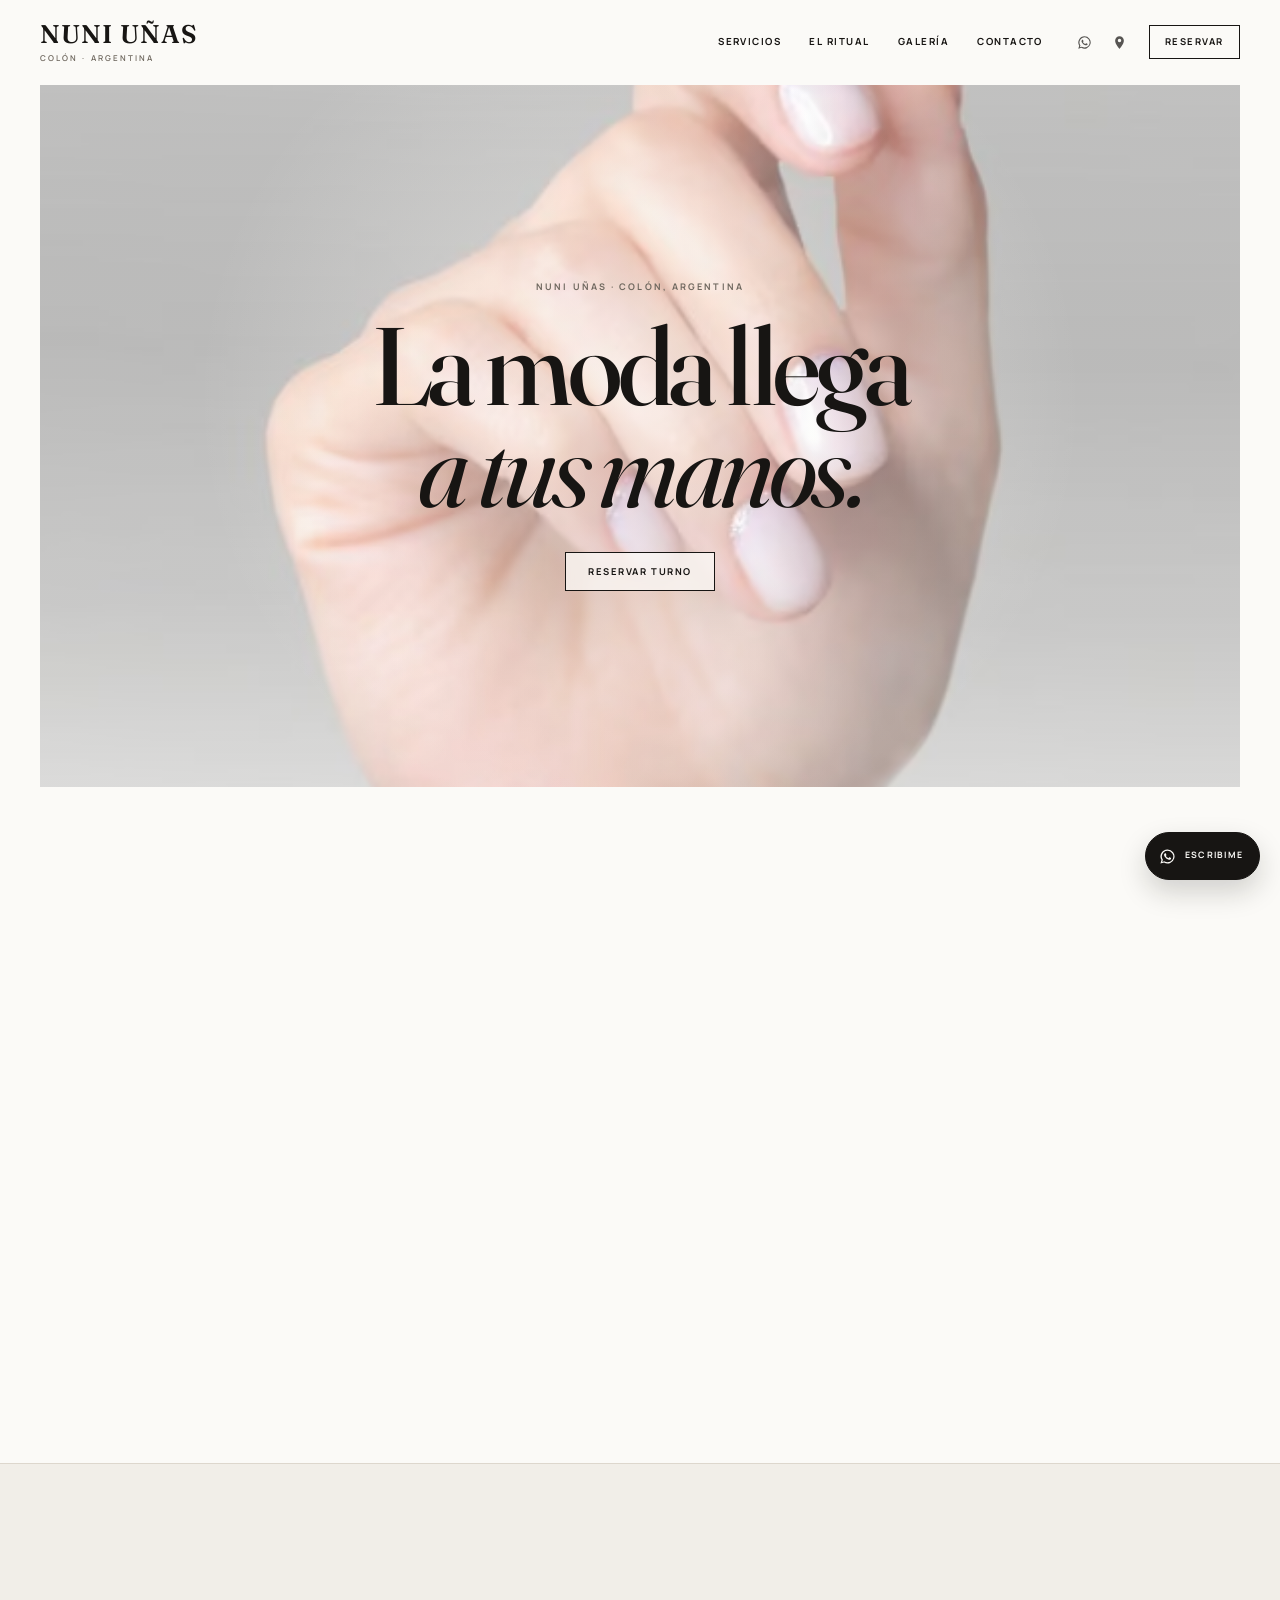
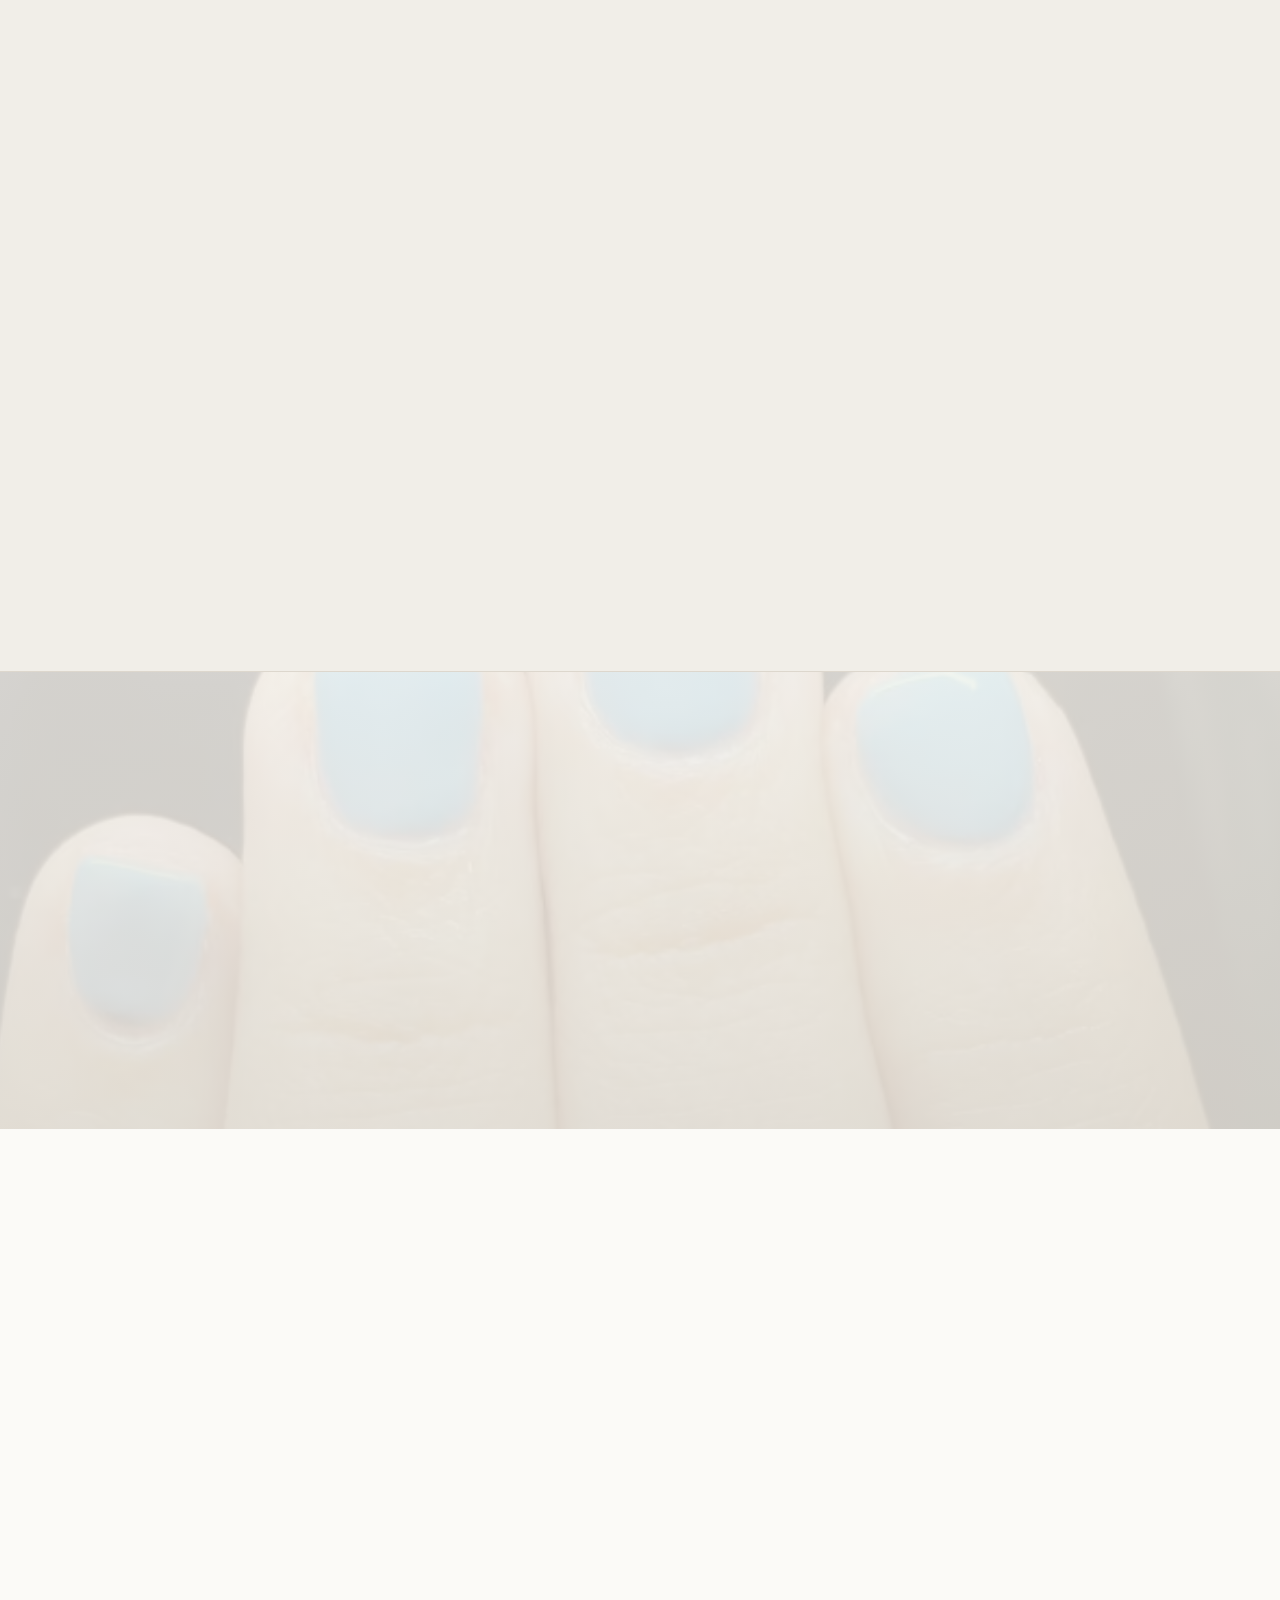
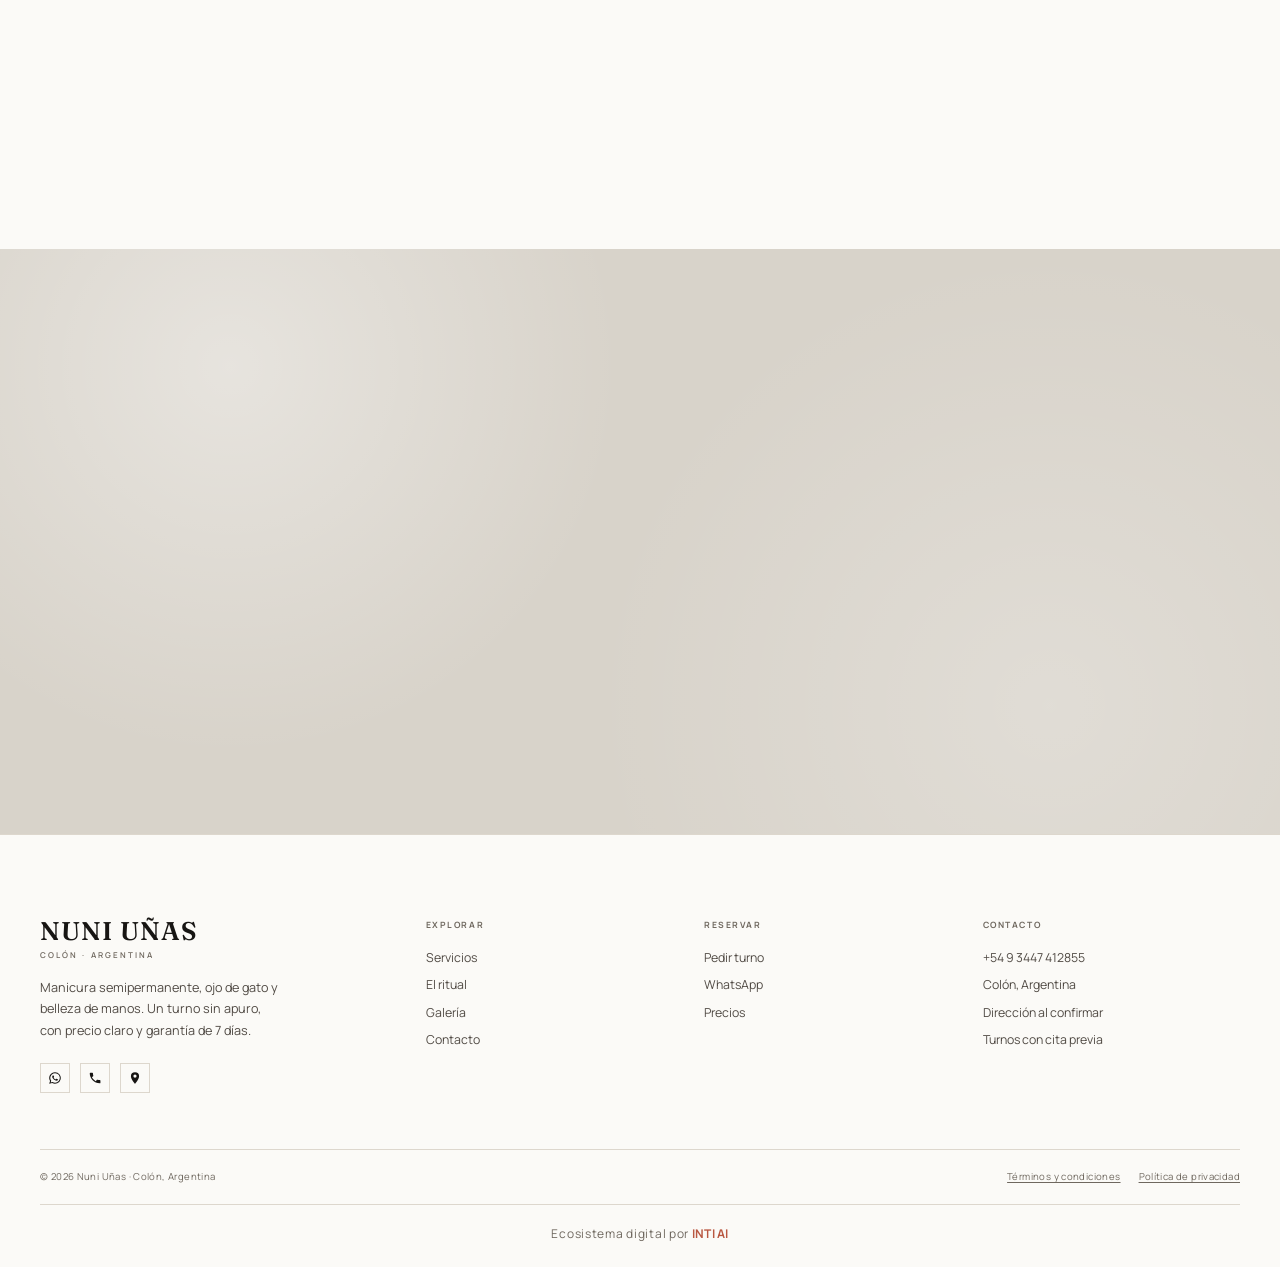
<file: index.html>
<!DOCTYPE html>
<html lang="es-AR">
<head>
  <meta charset="utf-8">
  <meta name="viewport" content="width=device-width, initial-scale=1">
  <meta http-equiv="Content-Security-Policy" content="default-src 'self'; base-uri 'self'; object-src 'none'; img-src 'self' data:; font-src 'self'; style-src 'self'; script-src 'self' 'sha256-ShpFr4uImbDYbECieSurzFQyT+eqCnVjNZGl/XBUS48=' 'sha256-AJW8OvNoBIfO+CHhiufjJ6/5u7IO6fqGpVut6o39/BM='; form-action 'self'">
  <meta name="referrer" content="strict-origin-when-cross-origin">
  <title>Nuni Uñas · Manicura semipermanente en Colón, Argentina</title>
  <meta name="description" content="Manicura semipermanente en Colón, Argentina. Nude, ojo de gato y colores de temporada. Semipermanente $20.000, ojo de gato $30.000. Reservá por WhatsApp.">
  <meta name="theme-color" content="#FBFaf7">
  <meta property="og:title" content="Nuni Uñas · Manicura semipermanente en Colón">
  <meta property="og:description" content="La moda llega a tus manos. Nude, ojo de gato y colores de temporada. Precios claros, garantía de 7 días y turnos por WhatsApp.">
  <meta property="og:type" content="website">
  <meta property="og:locale" content="es_AR">
  <meta property="og:site_name" content="Nuni Uñas">
  <meta property="og:url" content="https://nuniunas.pages.dev/">
  <meta property="og:image" content="https://nuniunas.pages.dev/imagenes/optimized/ritual-pies.jpg">
  <meta property="og:image:width" content="1200">
  <meta property="og:image:height" content="900">
  <meta property="og:image:alt" content="Manicura y belleza de pies de Nuni Uñas en Colón, Argentina">
  <meta name="twitter:card" content="summary_large_image">
  <meta name="twitter:title" content="Nuni Uñas · Manicura semipermanente en Colón">
  <meta name="twitter:description" content="La moda llega a tus manos. Nude, ojo de gato y colores de temporada. Precios claros, garantía de 7 días y turnos por WhatsApp.">
  <meta name="twitter:image" content="https://nuniunas.pages.dev/imagenes/optimized/ritual-pies.jpg">
  <link rel="canonical" href="https://nuniunas.pages.dev/">
  <meta name="color-scheme" content="light">
  <link rel="icon" href="data:image/svg+xml,%3Csvg xmlns='http://www.w3.org/2000/svg' viewBox='0 0 64 64'%3E%3Crect width='64' height='64' rx='14' fill='%23171513'/%3E%3Ccircle cx='32' cy='32' r='9' fill='%23FBFaf7'/%3E%3C/svg%3E">
  <link rel="preload" href="assets/fonts/fraunces-normal.woff2" as="font" type="font/woff2" crossorigin>
  <link rel="preload" href="assets/fonts/fraunces-italic.woff2" as="font" type="font/woff2" crossorigin>
  <link rel="preload" href="assets/fonts/manrope-normal.woff2" as="font" type="font/woff2" crossorigin>
  <link rel="stylesheet" href="fonts.css">
  <link rel="stylesheet" href="styles.css">
  <script>
    document.documentElement.classList.add("js");
    window.setTimeout(function () {
      if (document.documentElement.classList.contains("reveal-ready")) return;
      document.querySelectorAll("[data-reveal]").forEach(function (el) {
        el.classList.add("in");
      });
    }, 2500);
  </script>
  <script type="application/ld+json">
  {
    "@context": "https://schema.org",
    "@type": "NailSalon",
    "name": "Nuni Uñas",
    "slogan": "La moda llega a tus manos.",
    "description": "Manicura semipermanente, ojo de gato y belleza de manos en Colón, Argentina.",
    "url": "https://nuniunas.pages.dev/",
    "image": "https://nuniunas.pages.dev/imagenes/optimized/ritual-pies.jpg",
    "areaServed": "Colón, Entre Ríos, Argentina",
    "address": {
      "@type": "PostalAddress",
      "addressLocality": "Colón",
      "addressRegion": "Entre Ríos",
      "addressCountry": "AR"
    },
    "telephone": "+5493447412855",
    "priceRange": "$20.000 - $30.000",
    "currenciesAccepted": "ARS",
    "makesOffer": [
      { "@type": "Offer", "name": "Semipermanente", "price": "20000", "priceCurrency": "ARS" },
      { "@type": "Offer", "name": "Ojo de gato", "price": "30000", "priceCurrency": "ARS" }
    ],
    "potentialAction": {
      "@type": "ReserveAction",
      "target": {
        "@type": "EntryPoint",
        "urlTemplate": "https://wa.me/5493447412855?text=Hola%20Nuni!%20Quiero%20reservar%20un%20turno.",
        "actionPlatform": [
          "http://schema.org/DesktopWebPlatform",
          "http://schema.org/MobileWebPlatform"
        ]
      },
      "result": {
        "@type": "Reservation",
        "name": "Turno de manicura"
      }
    }
  }
  </script>
</head>
<body>
  <a class="skip" href="#main">Saltar al contenido</a>

  <header class="site-header" id="top">
    <div class="header-inner">
      <a class="brand" href="#top">
        <span class="logo-main">Nuni Uñas</span>
        <span class="logo-location">Colón · Argentina</span>
      </a>

      <nav class="desktop-nav" aria-label="Navegación principal">
        <a href="#servicios">Servicios</a>
        <a href="#ritual">El ritual</a>
        <a href="#galeria">Galería</a>
        <a href="#contacto">Contacto</a>
      </nav>

      <div class="header-tools">
        <div class="icon-links" role="group" aria-label="Canales de contacto">
          <a class="icon-link" href="https://wa.me/5493447412855?text=Hola%20Nuni!%20Quiero%20consultar%20por%20un%20turno." target="_blank" rel="noopener noreferrer" aria-label="Escribir por WhatsApp">
            <svg viewBox="0 0 24 24" aria-hidden="true"><path d="M12.04 2a9.9 9.9 0 0 0-8.5 15.02L2 22l5.1-1.5A9.9 9.9 0 1 0 12.04 2Zm0 18.05a8.1 8.1 0 0 1-4.13-1.13l-.3-.18-3.02.89.9-2.95-.2-.31a8.12 8.12 0 1 1 6.75 3.68Zm4.45-6.08c-.24-.12-1.44-.71-1.66-.79-.22-.08-.38-.12-.54.12-.16.24-.62.79-.76.95-.14.16-.28.18-.52.06-.24-.12-1.02-.38-1.94-1.2-.72-.64-1.2-1.43-1.34-1.67-.14-.24-.02-.37.1-.49.11-.11.24-.28.36-.42.12-.14.16-.24.24-.4.08-.16.04-.3-.02-.42-.06-.12-.54-1.31-.74-1.79-.2-.47-.4-.4-.54-.41h-.46c-.16 0-.42.06-.64.3-.22.24-.84.82-.84 2s.86 2.32.98 2.48c.12.16 1.7 2.6 4.12 3.64.58.25 1.03.4 1.38.51.58.18 1.11.16 1.53.1.47-.07 1.44-.59 1.64-1.16.2-.57.2-1.06.14-1.16-.06-.1-.22-.16-.46-.28Z" fill="currentColor"/></svg>
          </a>
          <a class="icon-link" href="https://www.google.com/maps/place/Col%C3%B3n,+Entre+R%C3%ADos,+Argentina" target="_blank" rel="noopener noreferrer" aria-label="Ver ubicación en Colón, Argentina">
            <svg viewBox="0 0 24 24" aria-hidden="true"><path d="M12 2a7 7 0 0 0-7 7c0 5.2 7 13 7 13s7-7.8 7-13a7 7 0 0 0-7-7Zm0 9.5A2.5 2.5 0 1 1 12 6a2.5 2.5 0 0 1 0 5.5Z" fill="currentColor"/></svg>
          </a>
        </div>
        <button class="btn btn-outline btn-sm header-book" type="button" data-open-booking>Reservar</button>
        <button class="menu-toggle" id="menuToggle" type="button" aria-expanded="false" aria-controls="mobileNav" aria-label="Abrir menú">
          <span></span><span></span>
        </button>
      </div>
    </div>

    <div class="mobile-nav" id="mobileNav">
      <a href="#servicios">Servicios</a>
      <a href="#ritual">El ritual</a>
      <a href="#galeria">Galería</a>
      <a href="#contacto">Contacto</a>
      <button class="btn btn-outline" type="button" data-open-booking>Reservar turno</button>
    </div>
  </header>

  <main id="main">
    <!-- HERO -->
    <section class="hero" aria-labelledby="hero-title">
      <div class="hero-frame">
        <div class="hero-content" data-reveal>
          <p class="eyebrow hero-eyebrow">Nuni Uñas · Colón, Argentina</p>
          <h1 id="hero-title">La moda llega <em>a tus manos.</em></h1>
          <button class="btn btn-hero" type="button" data-open-booking>Reservar turno</button>
        </div>
      </div>
    </section>

    <!-- RITUAL -->
    <section class="section ritual" id="ritual" aria-labelledby="ritual-title">
      <div class="wrap ritual-grid">
        <div class="ritual-media" data-reveal>
          <picture>
            <source srcset="imagenes/optimized/ritual-pies.avif" type="image/avif">
            <source srcset="imagenes/optimized/ritual-pies.webp" type="image/webp">
            <img src="imagenes/optimized/ritual-pies.jpg" alt="Pies descansando sobre una toalla rosa con herramientas de manicura" width="1200" height="900" loading="lazy" decoding="async">
          </picture>
        </div>
        <div class="ritual-copy" data-reveal data-delay="120">
          <p class="eyebrow">Cuidado completo</p>
          <h2 id="ritual-title">Belleza de pies.</h2>
          <p>
            Un turno para bajar un cambio. Cutícula cuidada, color a medida y un acabado
            que se siente apenas movés los dedos.
          </p>
          <div class="feature-line" role="group" aria-label="Incluye">
            <span>Semipermanente</span>
            <span>Ojo de gato</span>
            <span>Color de temporada</span>
            <span>Acabado y aceite</span>
          </div>
          <a class="btn btn-outline" href="#servicios">Ver servicios</a>
        </div>
      </div>
    </section>

    <!-- SERVICIOS -->
    <section class="section services" id="servicios" aria-labelledby="servicios-title">
      <div class="wrap">
        <div class="section-head" data-reveal>
          <div>
            <p class="eyebrow">Servicios</p>
            <h2 id="servicios-title">Precios claros.</h2>
          </div>
          <p class="section-head-copy">Sin sorpresas al final. Elegís, te confirmo y listo.</p>
        </div>

        <div class="services-grid" data-reveal>
          <article class="service-card">
            <span class="service-num">01</span>
            <h3>Semipermanente</h3>
            <p class="service-price">$20.000</p>
            <p class="service-desc">Color parejo, cutícula cuidada y acabado con aceite. Para esas semanas en las que querés verte prolija sin pensar.</p>
            <button class="text-link" type="button" data-open-booking data-service="semi">Reservar <span aria-hidden="true">→</span></button>
          </article>

          <article class="service-card">
            <span class="service-num">02</span>
            <h3>Ojo de gato</h3>
            <p class="service-price">$30.000</p>
            <p class="service-desc">El efecto que se mueve con la luz. Un color con profundidad, distinto según cómo lo mires.</p>
            <button class="text-link" type="button" data-open-booking data-service="cat">Reservar <span aria-hidden="true">→</span></button>
          </article>

          <article class="service-card">
            <span class="service-num">03</span>
            <h3>Belleza de manos</h3>
            <p class="service-price service-price-consult">Consultar</p>
            <p class="service-desc">Cutícula, exfoliación suave, masaje y aceite. El servicio que no se ve, pero se siente. Consultame y armamos el combo justo.</p>
            <button class="text-link" type="button" data-open-booking data-service="hands">Consultar <span aria-hidden="true">→</span></button>
          </article>
        </div>

        <p class="price-note" data-reveal>Precios en pesos argentinos. Todos los trabajos incluyen <strong>7 días de garantía</strong> por desprendimiento o falla del esmaltado.</p>
      </div>
    </section>

    <!-- DATE UN GUSTO -->
    <section class="treat" aria-labelledby="treat-title">
      <div class="treat-inner" data-reveal>
        <p class="eyebrow">Un rato para vos</p>
        <h2 id="treat-title">Date un gusto, hoy.</h2>
        <button class="btn btn-light" type="button" data-open-booking>Reservar turno</button>
      </div>
    </section>

    <!-- GALERÍA -->
    <section class="section gallery" id="galeria" aria-labelledby="galeria-title">
      <div class="wrap">
        <div class="gallery-head" data-reveal>
          <p class="eyebrow">Nuestro día a día</p>
          <h2 id="galeria-title">Seguí nuestro recorrido.</h2>
          <p>Cada mano cuenta una historia. Estas son algunas de las últimas.</p>
        </div>

        <div class="gallery-grid" data-reveal>
          <button class="gallery-item" type="button" data-lightbox="imagenes/optimized/manicura-fucsia.jpg" aria-label="Ver manicura fucsia con glitter">
            <picture>
              <source srcset="imagenes/optimized/manicura-fucsia.avif" type="image/avif">
              <source srcset="imagenes/optimized/manicura-fucsia.webp" type="image/webp">
              <img src="imagenes/optimized/manicura-fucsia.jpg" alt="Manicura fucsia con glitter" width="483" height="608" loading="lazy" decoding="async">
            </picture>
          </button>
          <button class="gallery-item" type="button" data-lightbox="imagenes/optimized/manicura-rosa-negra.jpg" aria-label="Ver manicura rosa con detalles negros">
            <picture>
              <source srcset="imagenes/optimized/manicura-rosa-negra.avif" type="image/avif">
              <source srcset="imagenes/optimized/manicura-rosa-negra.webp" type="image/webp">
              <img src="imagenes/optimized/manicura-rosa-negra.jpg" alt="Manicura rosa con detalles negros y dorados" width="611" height="609" loading="lazy" decoding="async">
            </picture>
          </button>
          <button class="gallery-item" type="button" data-lightbox="imagenes/optimized/manos-lima.jpg" aria-label="Ver manos con limas Meliné">
            <picture>
              <source srcset="imagenes/optimized/manos-lima.avif" type="image/avif">
              <source srcset="imagenes/optimized/manos-lima.webp" type="image/webp">
              <img src="imagenes/optimized/manos-lima.jpg" alt="Manos sosteniendo una lima de uñas amarilla" width="612" height="584" loading="lazy" decoding="async">
            </picture>
          </button>
          <button class="gallery-item" type="button" data-lightbox="imagenes/optimized/manicura-menta.jpg" aria-label="Ver manicura menta">
            <picture>
              <source srcset="imagenes/optimized/manicura-menta.avif" type="image/avif">
              <source srcset="imagenes/optimized/manicura-menta.webp" type="image/webp">
              <img src="imagenes/optimized/manicura-menta.jpg" alt="Manicura en tono menta" width="602" height="607" loading="lazy" decoding="async">
            </picture>
          </button>
          <button class="gallery-item" type="button" data-lightbox="imagenes/optimized/manicura-celeste.jpg" aria-label="Ver manicura celeste">
            <picture>
              <source srcset="imagenes/optimized/manicura-celeste.avif" type="image/avif">
              <source srcset="imagenes/optimized/manicura-celeste.webp" type="image/webp">
              <img src="imagenes/optimized/manicura-celeste.jpg" alt="Manicura en tono celeste" width="601" height="604" loading="lazy" decoding="async">
            </picture>
          </button>
        </div>
      </div>
    </section>

    <!-- COMPROMISOS -->
    <section class="promises" aria-labelledby="promises-title">
      <div class="wrap">
        <div class="promises-head" data-reveal>
          <h2 id="promises-title">Lo que podés esperar.</h2>
        </div>

        <div class="promises-track" id="promisesTrack" data-reveal>
          <article class="promise-card">
            <blockquote>“Precio claro antes de empezar. Sin sorpresas al final.”</blockquote>
            <cite>Nuni Uñas</cite>
          </article>
          <article class="promise-card">
            <blockquote>“Garantía de 7 días por desprendimiento o falla del esmaltado.”</blockquote>
            <cite>Nuestro compromiso</cite>
          </article>
          <article class="promise-card">
            <blockquote>“Nude, ojo de gato o temporada. Elegís vos; yo te ayudo.”</blockquote>
            <cite>Tu estilo</cite>
          </article>
        </div>

        <div class="promise-nav">
          <button class="promise-btn" type="button" data-promise-dir="-1" aria-label="Ver compromiso anterior">←</button>
          <button class="promise-btn" type="button" data-promise-dir="1" aria-label="Ver compromiso siguiente">→</button>
        </div>
      </div>
    </section>
  </main>

  <!-- FOOTER -->
  <footer id="contacto">
    <div class="wrap">
      <div class="footer-grid">
        <div class="footer-brand">
          <a class="brand" href="#top">
            <span class="logo-main">Nuni Uñas</span>
            <span class="logo-location">Colón · Argentina</span>
          </a>
          <p>Manicura semipermanente, ojo de gato y belleza de manos. Un turno sin apuro, con precio claro y garantía de 7 días.</p>
          <div class="footer-social">
            <a href="https://wa.me/5493447412855?text=Hola%20Nuni!%20Quiero%20consultar%20por%20un%20turno." target="_blank" rel="noopener noreferrer" aria-label="WhatsApp">
              <svg viewBox="0 0 24 24" aria-hidden="true"><path d="M12.04 2a9.9 9.9 0 0 0-8.5 15.02L2 22l5.1-1.5A9.9 9.9 0 1 0 12.04 2Zm0 18.05a8.1 8.1 0 0 1-4.13-1.13l-.3-.18-3.02.89.9-2.95-.2-.31a8.12 8.12 0 1 1 6.75 3.68Zm4.45-6.08c-.24-.12-1.44-.71-1.66-.79-.22-.08-.38-.12-.54.12-.16.24-.62.79-.76.95-.14.16-.28.18-.52.06-.24-.12-1.02-.38-1.94-1.2-.72-.64-1.2-1.43-1.34-1.67-.14-.24-.02-.37.1-.49.11-.11.24-.28.36-.42.12-.14.16-.24.24-.4.08-.16.04-.3-.02-.42-.06-.12-.54-1.31-.74-1.79-.2-.47-.4-.4-.54-.41h-.46c-.16 0-.42.06-.64.3-.22.24-.84.82-.84 2s.86 2.32.98 2.48c.12.16 1.7 2.6 4.12 3.64.58.25 1.03.4 1.38.51.58.18 1.11.16 1.53.1.47-.07 1.44-.59 1.64-1.16.2-.57.2-1.06.14-1.16-.06-.1-.22-.16-.46-.28Z" fill="currentColor"/></svg>
            </a>
            <a href="tel:+5493447412855" aria-label="Teléfono">
              <svg viewBox="0 0 24 24" aria-hidden="true"><path d="M6.6 10.8a15.3 15.3 0 0 0 6.6 6.6l2.2-2.2c.3-.3.7-.4 1.1-.3 1.2.4 2.5.6 3.8.6.6 0 1 .4 1 1V20c0 .6-.4 1-1 1C10.6 21 3 13.4 3 4c0-.6.4-1 1-1h3.5c.6 0 1 .4 1 1 0 1.3.2 2.6.6 3.8.1.4 0 .8-.3 1.1l-2.2 1.9Z" fill="currentColor"/></svg>
            </a>
            <a href="https://www.google.com/maps/place/Col%C3%B3n,+Entre+R%C3%ADos,+Argentina" target="_blank" rel="noopener noreferrer" aria-label="Ubicación">
              <svg viewBox="0 0 24 24" aria-hidden="true"><path d="M12 2a7 7 0 0 0-7 7c0 5.2 7 13 7 13s7-7.8 7-13a7 7 0 0 0-7-7Zm0 9.5A2.5 2.5 0 1 1 12 6a2.5 2.5 0 0 1 0 5.5Z" fill="currentColor"/></svg>
            </a>
          </div>
        </div>

        <div class="footer-col">
          <h3>Explorar</h3>
          <a href="#servicios">Servicios</a>
          <a href="#ritual">El ritual</a>
          <a href="#galeria">Galería</a>
          <a href="#contacto">Contacto</a>
        </div>

        <div class="footer-col">
          <h3>Reservar</h3>
          <button class="footer-link" type="button" data-open-booking>Pedir turno</button>
          <a href="https://wa.me/5493447412855?text=Hola%20Nuni!%20Quiero%20reservar%20un%20turno." target="_blank" rel="noopener noreferrer">WhatsApp</a>
          <a href="#servicios">Precios</a>
        </div>

        <div class="footer-col">
          <h3>Contacto</h3>
          <a href="https://wa.me/5493447412855" target="_blank" rel="noopener noreferrer">+54 9 3447 412855</a>
          <span>Colón, Argentina</span>
          <span>Dirección al confirmar</span>
          <span>Turnos con cita previa</span>
        </div>
      </div>

      <div class="footer-bottom">
        <span>© <span id="year">2026</span> Nuni Uñas · Colón, Argentina</span>
        <nav class="footer-legal" aria-label="Información legal">
          <a href="terminos.html">Términos y condiciones</a>
          <a href="privacidad.html">Política de privacidad</a>
        </nav>
      </div>

      <p class="footer-credit">
        <a href="https://intiai.online/" target="_blank" rel="noopener noreferrer">
          Ecosistema digital por <span>INTI AI</span>
        </a>
      </p>
    </div>
  </footer>

  <!-- MODAL DE RESERVA -->
  <div class="modal" id="bookingModal" role="dialog" aria-modal="true" aria-labelledby="bookingTitle" aria-hidden="true" hidden>
    <div class="modal-backdrop" data-close></div>
    <div class="modal-panel">
      <button class="modal-close" type="button" data-close aria-label="Cerrar formulario">×</button>
      <p class="eyebrow">Agenda</p>
      <h2 id="bookingTitle">Reservá tu turno.</h2>
      <p class="modal-lead">Completá los datos y te preparo el mensaje para enviar por WhatsApp. Te confirmo yo.</p>

      <form id="bookingForm" class="form-grid" novalidate>
        <div class="field">
          <label for="name">Tu nombre</label>
          <input id="name" name="name" type="text" placeholder="Cómo te llamás" autocomplete="name" maxlength="60" required>
        </div>

        <div class="field">
          <label for="phone">Mi WhatsApp</label>
          <input id="phone" name="phone" type="tel" placeholder="+54 9 3447 ..." autocomplete="tel" maxlength="20" required>
        </div>

        <div class="field">
          <label for="service">Servicio</label>
          <select id="service" name="service" required>
            <option value="" disabled selected>Elegí un servicio</option>
            <option value="semi">Semipermanente · $20.000</option>
            <option value="cat">Ojo de gato · $30.000</option>
            <option value="hands">Belleza de manos · consultar</option>
            <option value="unknown">Aún no lo sé</option>
          </select>
        </div>

        <div class="field">
          <label for="date">Fecha</label>
          <input id="date" name="date" type="date" required>
        </div>

        <div class="field">
          <label for="time">Franja horaria</label>
          <select id="time" name="time" required>
            <option value="" disabled selected>Elegí una franja</option>
            <option>Mañana</option>
            <option>Tarde</option>
            <option>Me adapto</option>
          </select>
        </div>

        <div class="field">
          <label for="color">Color de referencia</label>
          <select id="color" name="color" required>
            <option>Ojo de gato</option>
            <option>Nude</option>
            <option>Cherry</option>
            <option>Mocha</option>
            <option>Fresa</option>
            <option>Tinta noche</option>
            <option>A definir con Nuni</option>
          </select>
        </div>

        <div class="field field-full">
          <label for="notes">Algo que quieras contarme</label>
          <textarea id="notes" name="notes" maxlength="300" placeholder="Uñas mordidas, un evento, un color que tenés en mente…"></textarea>
        </div>

        <label class="urgency field-full">
          <input id="urgent" name="urgent" type="checkbox">
          <span><strong>Turno urgente</strong> · +$5.000 dentro de las próximas 48 h. Sujeto a disponibilidad.</span>
        </label>

        <label class="check field-full">
          <input type="checkbox" name="consent" required>
          <span>Acepto que me contactes por WhatsApp para confirmar el turno.</span>
        </label>

        <button class="btn btn-dark field-full" type="submit">Enviar por WhatsApp <span aria-hidden="true">→</span></button>
        <p class="form-micro">No se cobra nada ahora. Garantía de 7 días en cada trabajo. Al enviar, aceptás los <a href="terminos.html">términos y condiciones</a> y la <a href="privacidad.html">política de privacidad</a>.</p>

        <div class="form-success" id="formSuccess" role="status" aria-live="polite" hidden>
          <span id="successText">Listo. Abrí WhatsApp con tu mensaje armado.</span>
          <a class="wa-inline" id="waFallback" href="https://wa.me/5493447412855" target="_blank" rel="noopener noreferrer">
            <svg viewBox="0 0 24 24" aria-hidden="true"><path d="M12.04 2a9.9 9.9 0 0 0-8.5 15.02L2 22l5.1-1.5A9.9 9.9 0 1 0 12.04 2Zm0 18.05a8.1 8.1 0 0 1-4.13-1.13l-.3-.18-3.02.89.9-2.95-.2-.31a8.12 8.12 0 1 1 6.75 3.68Zm4.45-6.08c-.24-.12-1.44-.71-1.66-.79-.22-.08-.38-.12-.54.12-.16.24-.62.79-.76.95-.14.16-.28.18-.52.06-.24-.12-1.02-.38-1.94-1.2-.72-.64-1.2-1.43-1.34-1.67-.14-.24-.02-.37.1-.49.11-.11.24-.28.36-.42.12-.14.16-.24.24-.4.08-.16.04-.3-.02-.42-.06-.12-.54-1.31-.74-1.79-.2-.47-.4-.4-.54-.41h-.46c-.16 0-.42.06-.64.3-.22.24-.84.82-.84 2s.86 2.32.98 2.48c.12.16 1.7 2.6 4.12 3.64.58.25 1.03.4 1.38.51.58.18 1.11.16 1.53.1.47-.07 1.44-.59 1.64-1.16.2-.57.2-1.06.14-1.16-.06-.1-.22-.16-.46-.28Z" fill="currentColor"/></svg>
            <span>Confirmar por WhatsApp</span>
          </a>
        </div>
      </form>
    </div>
  </div>

  <!-- LIGHTBOX -->
  <div class="lightbox" id="lightbox" role="dialog" aria-modal="true" aria-label="Imagen ampliada" hidden>
    <button class="lightbox-close" type="button" id="lightboxClose" aria-label="Cerrar imagen">×</button>
    <img id="lightboxImage" src="[data-uri]" alt="" decoding="async">
  </div>

  <a class="wa-float" id="waFloat" href="https://wa.me/5493447412855" target="_blank" rel="noopener noreferrer" aria-label="Escribime por WhatsApp a Nuni">
    <svg viewBox="0 0 24 24" aria-hidden="true"><path d="M12.04 2a9.9 9.9 0 0 0-8.5 15.02L2 22l5.1-1.5A9.9 9.9 0 1 0 12.04 2Zm0 18.05a8.1 8.1 0 0 1-4.13-1.13l-.3-.18-3.02.89.9-2.95-.2-.31a8.12 8.12 0 1 1 6.75 3.68Zm4.45-6.08c-.24-.12-1.44-.71-1.66-.79-.22-.08-.38-.12-.54.12-.16.24-.62.79-.76.95-.14.16-.28.18-.52.06-.24-.12-1.02-.38-1.94-1.2-.72-.64-1.2-1.43-1.34-1.67-.14-.24-.02-.37.1-.49.11-.11.24-.28.36-.42.12-.14.16-.24.24-.4.08-.16.04-.3-.02-.42-.06-.12-.54-1.31-.74-1.79-.2-.47-.4-.4-.54-.41h-.46c-.16 0-.42.06-.64.3-.22.24-.84.82-.84 2s.86 2.32.98 2.48c.12.16 1.7 2.6 4.12 3.64.58.25 1.03.4 1.38.51.58.18 1.11.16 1.53.1.47-.07 1.44-.59 1.64-1.16.2-.57.2-1.06.14-1.16-.06-.1-.22-.16-.46-.28Z" fill="currentColor"/></svg>
    <span>Escribime</span>
  </a>

  <script src="script.js"></script>
</body>
</html>
</file>
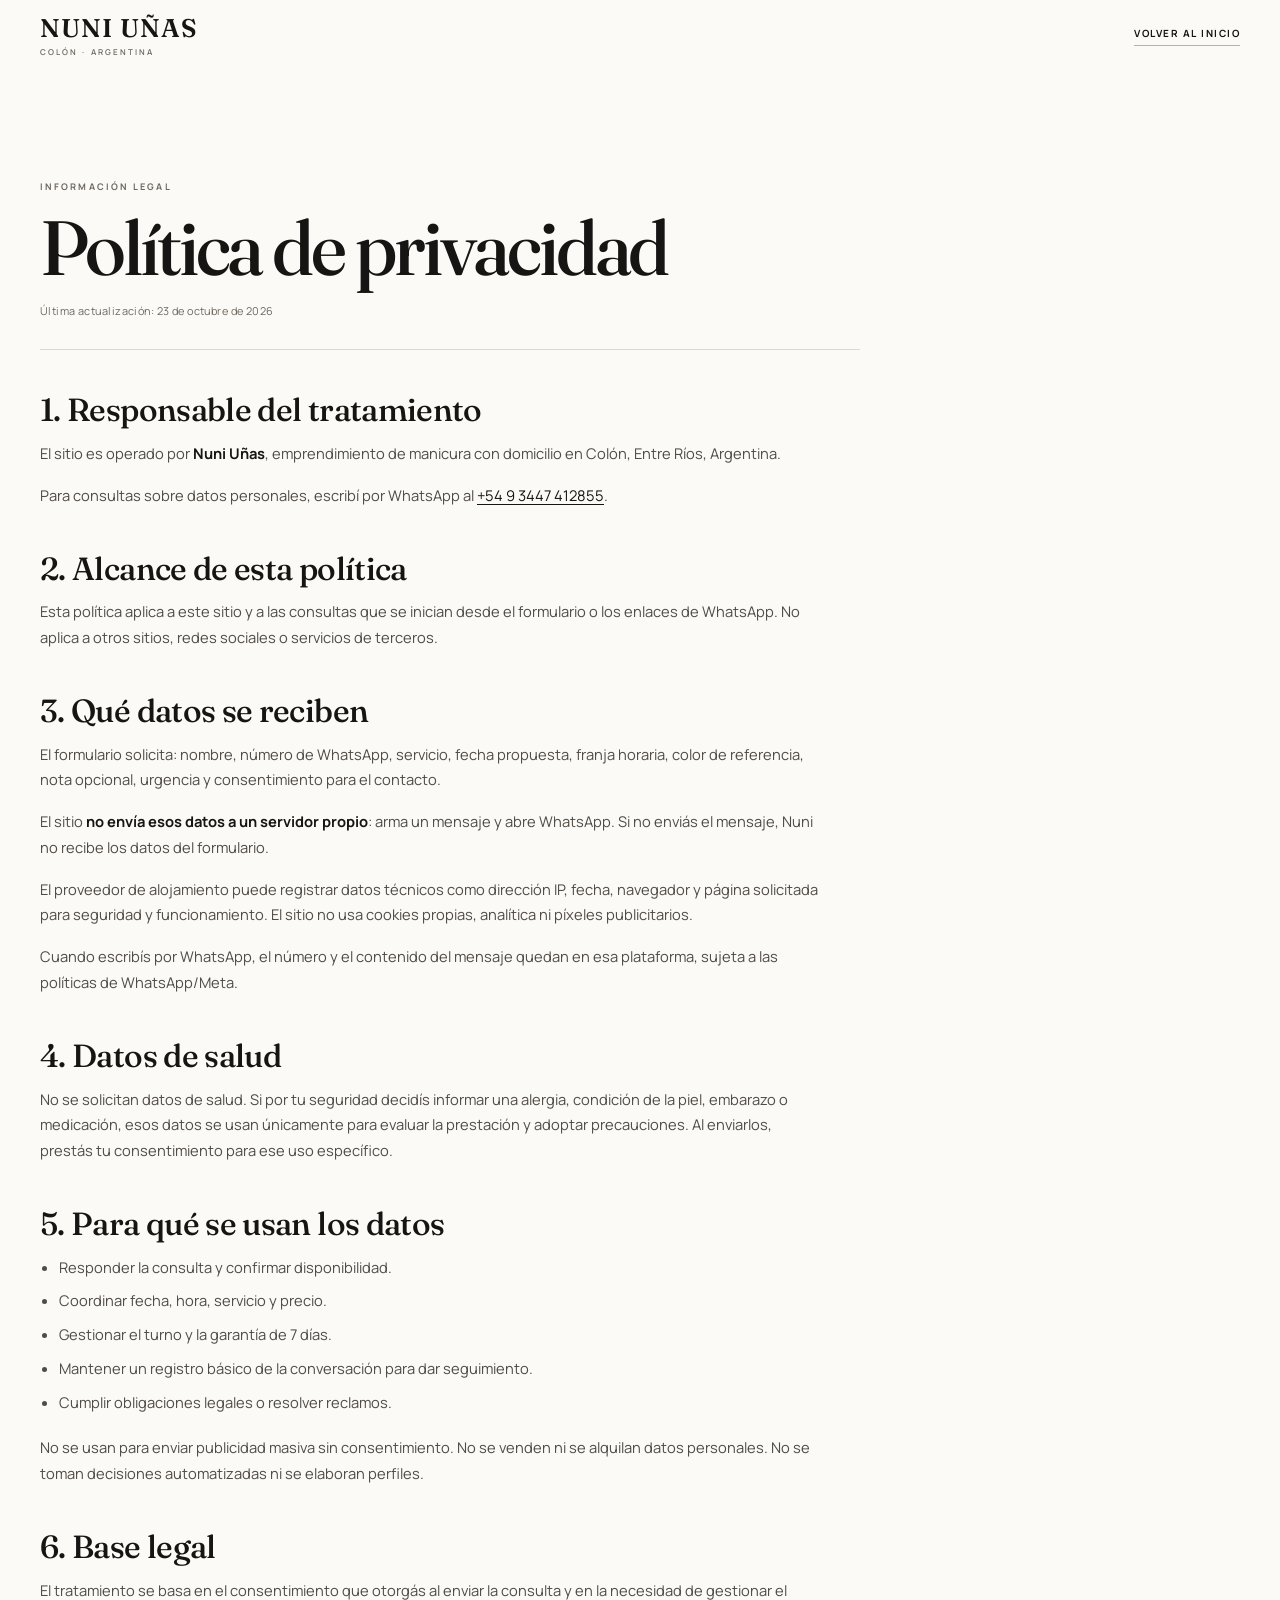
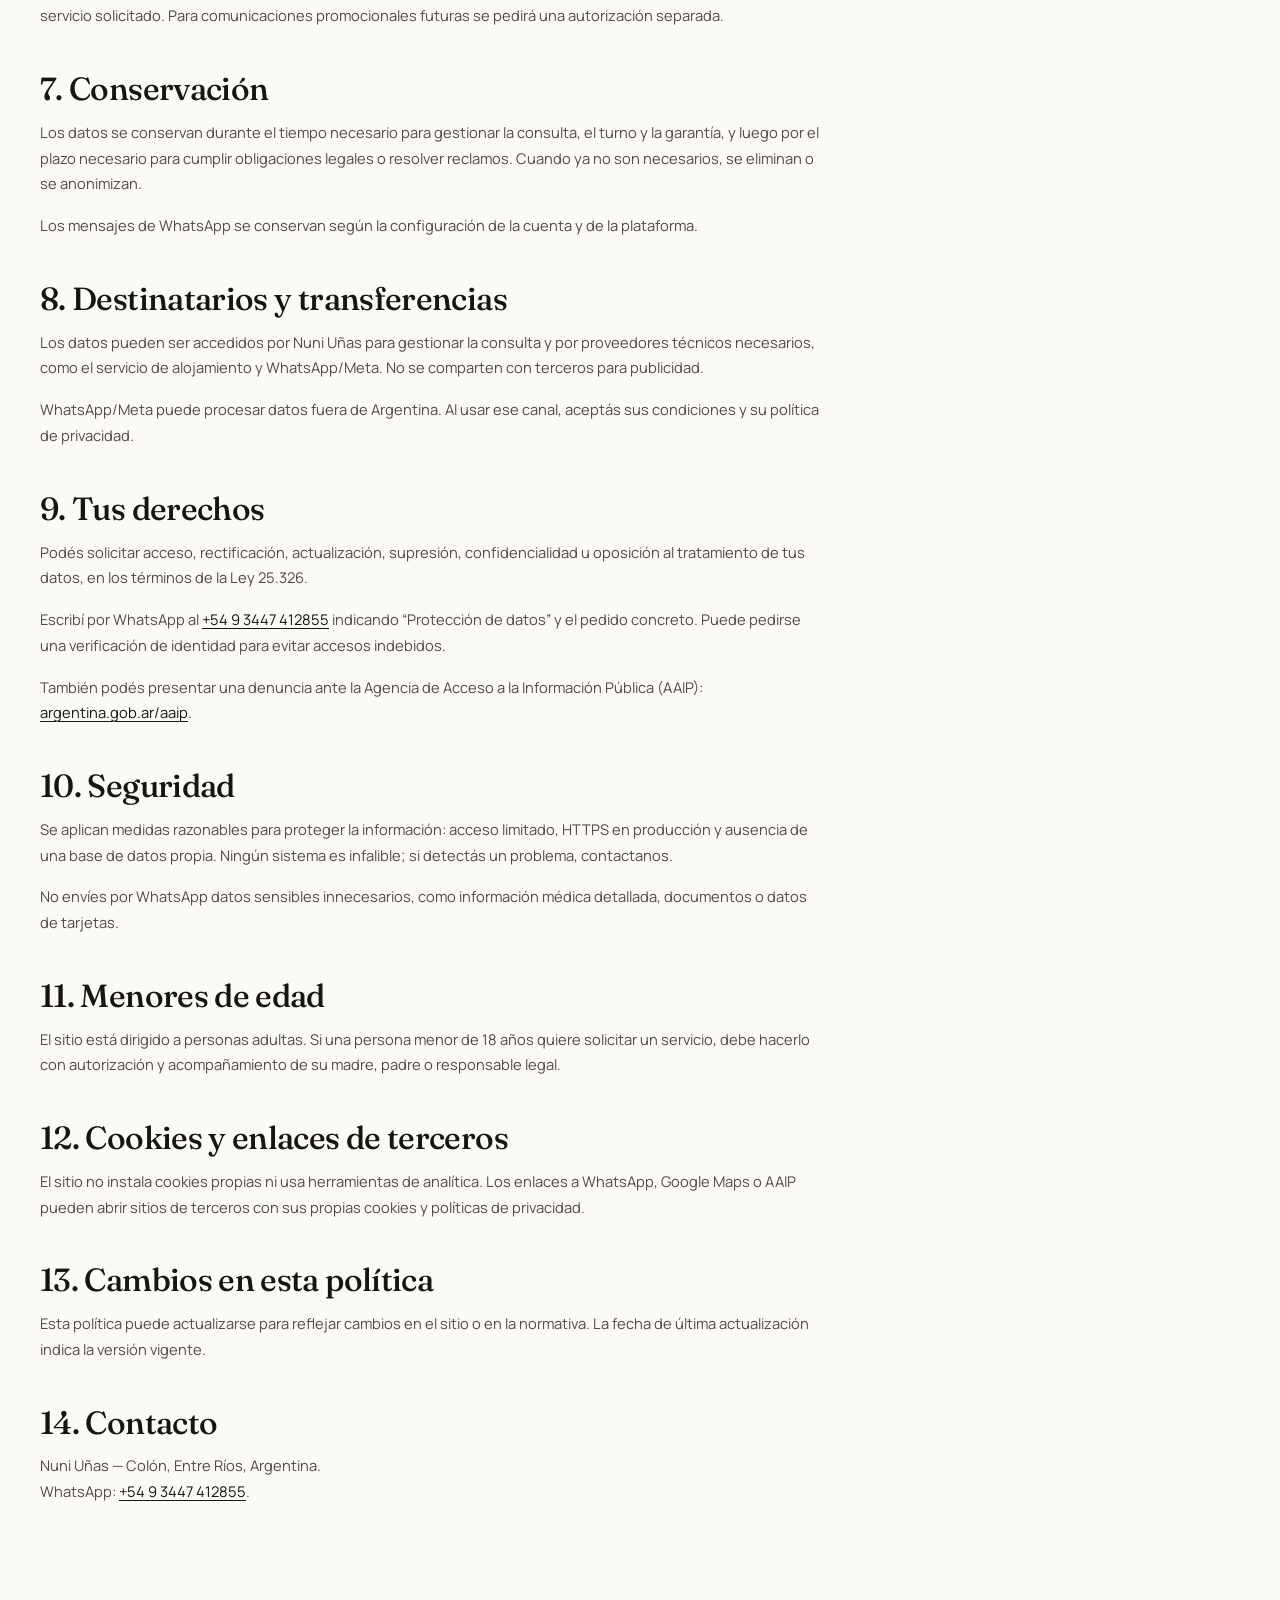
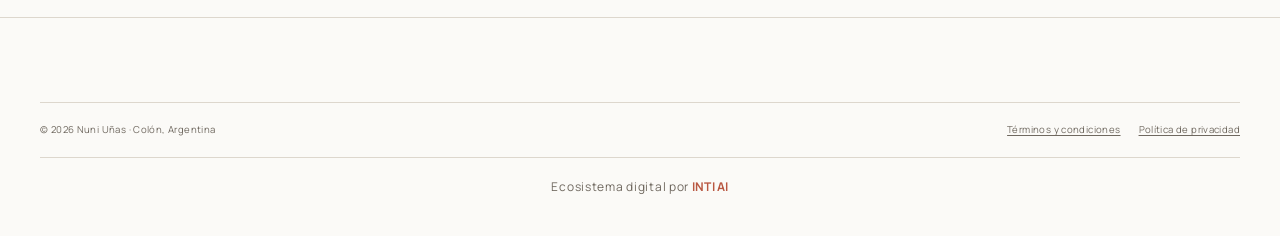
<file: privacidad.html>
<!DOCTYPE html>
<html lang="es-AR">
<head>
  <meta charset="utf-8">
  <meta name="viewport" content="width=device-width, initial-scale=1">
  <meta http-equiv="Content-Security-Policy" content="default-src 'self'; base-uri 'self'; object-src 'none'; img-src 'self' data:; font-src 'self'; style-src 'self'; script-src 'none'; form-action 'self'">
  <meta name="referrer" content="strict-origin-when-cross-origin">
  <title>Política de privacidad · Nuni Uñas</title>
  <meta name="description" content="Política de privacidad de Nuni Uñas: qué datos recibe el sitio, para qué se usan y cómo ejercer tus derechos.">
  <meta name="theme-color" content="#FBFaf7">
  <link rel="icon" href="data:image/svg+xml,%3Csvg xmlns='http://www.w3.org/2000/svg' viewBox='0 0 64 64'%3E%3Crect width='64' height='64' rx='14' fill='%23171513'/%3E%3Ccircle cx='32' cy='32' r='9' fill='%23FBFaf7'/%3E%3C/svg%3E">
  <link rel="stylesheet" href="fonts.css">
  <link rel="stylesheet" href="styles.css">
</head>
<body class="legal-page">
  <a class="skip" href="#main">Saltar al contenido</a>

  <header class="site-header">
    <div class="header-inner">
      <a class="brand" href="index.html">
        <span class="logo-main">Nuni Uñas</span>
        <span class="logo-location">Colón · Argentina</span>
      </a>
      <a class="legal-back" href="index.html">Volver al inicio</a>
    </div>
  </header>

  <main class="legal-main" id="main">
    <div class="wrap">
      <div class="legal-hero">
        <p class="eyebrow">Información legal</p>
        <h1 class="legal-title">Política de privacidad</h1>
        <p class="legal-updated">Última actualización: 23 de octubre de 2026</p>
      </div>

      <article class="legal-content">
        <h2>1. Responsable del tratamiento</h2>
        <p>El sitio es operado por <strong>Nuni Uñas</strong>, emprendimiento de manicura con domicilio en Colón, Entre Ríos, Argentina.</p>
        <p>Para consultas sobre datos personales, escribí por WhatsApp al <a href="https://wa.me/5493447412855" target="_blank" rel="noopener noreferrer">+54 9 3447 412855</a>.</p>

        <h2>2. Alcance de esta política</h2>
        <p>Esta política aplica a este sitio y a las consultas que se inician desde el formulario o los enlaces de WhatsApp. No aplica a otros sitios, redes sociales o servicios de terceros.</p>

        <h2>3. Qué datos se reciben</h2>
        <p>El formulario solicita: nombre, número de WhatsApp, servicio, fecha propuesta, franja horaria, color de referencia, nota opcional, urgencia y consentimiento para el contacto.</p>
        <p>El sitio <strong>no envía esos datos a un servidor propio</strong>: arma un mensaje y abre WhatsApp. Si no enviás el mensaje, Nuni no recibe los datos del formulario.</p>
        <p>El proveedor de alojamiento puede registrar datos técnicos como dirección IP, fecha, navegador y página solicitada para seguridad y funcionamiento. El sitio no usa cookies propias, analítica ni píxeles publicitarios.</p>
        <p>Cuando escribís por WhatsApp, el número y el contenido del mensaje quedan en esa plataforma, sujeta a las políticas de WhatsApp/Meta.</p>

        <h2>4. Datos de salud</h2>
        <p>No se solicitan datos de salud. Si por tu seguridad decidís informar una alergia, condición de la piel, embarazo o medicación, esos datos se usan únicamente para evaluar la prestación y adoptar precauciones. Al enviarlos, prestás tu consentimiento para ese uso específico.</p>

        <h2>5. Para qué se usan los datos</h2>
        <ul>
          <li>Responder la consulta y confirmar disponibilidad.</li>
          <li>Coordinar fecha, hora, servicio y precio.</li>
          <li>Gestionar el turno y la garantía de 7 días.</li>
          <li>Mantener un registro básico de la conversación para dar seguimiento.</li>
          <li>Cumplir obligaciones legales o resolver reclamos.</li>
        </ul>
        <p>No se usan para enviar publicidad masiva sin consentimiento. No se venden ni se alquilan datos personales. No se toman decisiones automatizadas ni se elaboran perfiles.</p>

        <h2>6. Base legal</h2>
        <p>El tratamiento se basa en el consentimiento que otorgás al enviar la consulta y en la necesidad de gestionar el servicio solicitado. Para comunicaciones promocionales futuras se pedirá una autorización separada.</p>

        <h2>7. Conservación</h2>
        <p>Los datos se conservan durante el tiempo necesario para gestionar la consulta, el turno y la garantía, y luego por el plazo necesario para cumplir obligaciones legales o resolver reclamos. Cuando ya no son necesarios, se eliminan o se anonimizan.</p>
        <p>Los mensajes de WhatsApp se conservan según la configuración de la cuenta y de la plataforma.</p>

        <h2>8. Destinatarios y transferencias</h2>
        <p>Los datos pueden ser accedidos por Nuni Uñas para gestionar la consulta y por proveedores técnicos necesarios, como el servicio de alojamiento y WhatsApp/Meta. No se comparten con terceros para publicidad.</p>
        <p>WhatsApp/Meta puede procesar datos fuera de Argentina. Al usar ese canal, aceptás sus condiciones y su política de privacidad.</p>

        <h2>9. Tus derechos</h2>
        <p>Podés solicitar acceso, rectificación, actualización, supresión, confidencialidad u oposición al tratamiento de tus datos, en los términos de la Ley 25.326.</p>
        <p>Escribí por WhatsApp al <a href="https://wa.me/5493447412855" target="_blank" rel="noopener noreferrer">+54 9 3447 412855</a> indicando “Protección de datos” y el pedido concreto. Puede pedirse una verificación de identidad para evitar accesos indebidos.</p>
        <p>También podés presentar una denuncia ante la Agencia de Acceso a la Información Pública (AAIP): <a href="https://www.argentina.gob.ar/aaip" target="_blank" rel="noopener noreferrer">argentina.gob.ar/aaip</a>.</p>

        <h2>10. Seguridad</h2>
        <p>Se aplican medidas razonables para proteger la información: acceso limitado, HTTPS en producción y ausencia de una base de datos propia. Ningún sistema es infalible; si detectás un problema, contactanos.</p>
        <p>No envíes por WhatsApp datos sensibles innecesarios, como información médica detallada, documentos o datos de tarjetas.</p>

        <h2>11. Menores de edad</h2>
        <p>El sitio está dirigido a personas adultas. Si una persona menor de 18 años quiere solicitar un servicio, debe hacerlo con autorización y acompañamiento de su madre, padre o responsable legal.</p>

        <h2>12. Cookies y enlaces de terceros</h2>
        <p>El sitio no instala cookies propias ni usa herramientas de analítica. Los enlaces a WhatsApp, Google Maps o AAIP pueden abrir sitios de terceros con sus propias cookies y políticas de privacidad.</p>

        <h2>13. Cambios en esta política</h2>
        <p>Esta política puede actualizarse para reflejar cambios en el sitio o en la normativa. La fecha de última actualización indica la versión vigente.</p>

        <h2>14. Contacto</h2>
        <p>Nuni Uñas — Colón, Entre Ríos, Argentina.<br>WhatsApp: <a href="https://wa.me/5493447412855" target="_blank" rel="noopener noreferrer">+54 9 3447 412855</a>.</p>
      </article>
    </div>
  </main>

  <footer class="legal-footer">
    <div class="wrap">
      <div class="footer-bottom">
        <span>© 2026 Nuni Uñas · Colón, Argentina</span>
        <nav class="footer-legal" aria-label="Información legal">
          <a href="terminos.html">Términos y condiciones</a>
          <a href="privacidad.html" aria-current="page">Política de privacidad</a>
        </nav>
      </div>

      <p class="footer-credit">
        <a href="https://intiai.online/" target="_blank" rel="noopener noreferrer">
          Ecosistema digital por <span>INTI AI</span>
        </a>
      </p>
    </div>
  </footer>
</body>
</html>
</file>
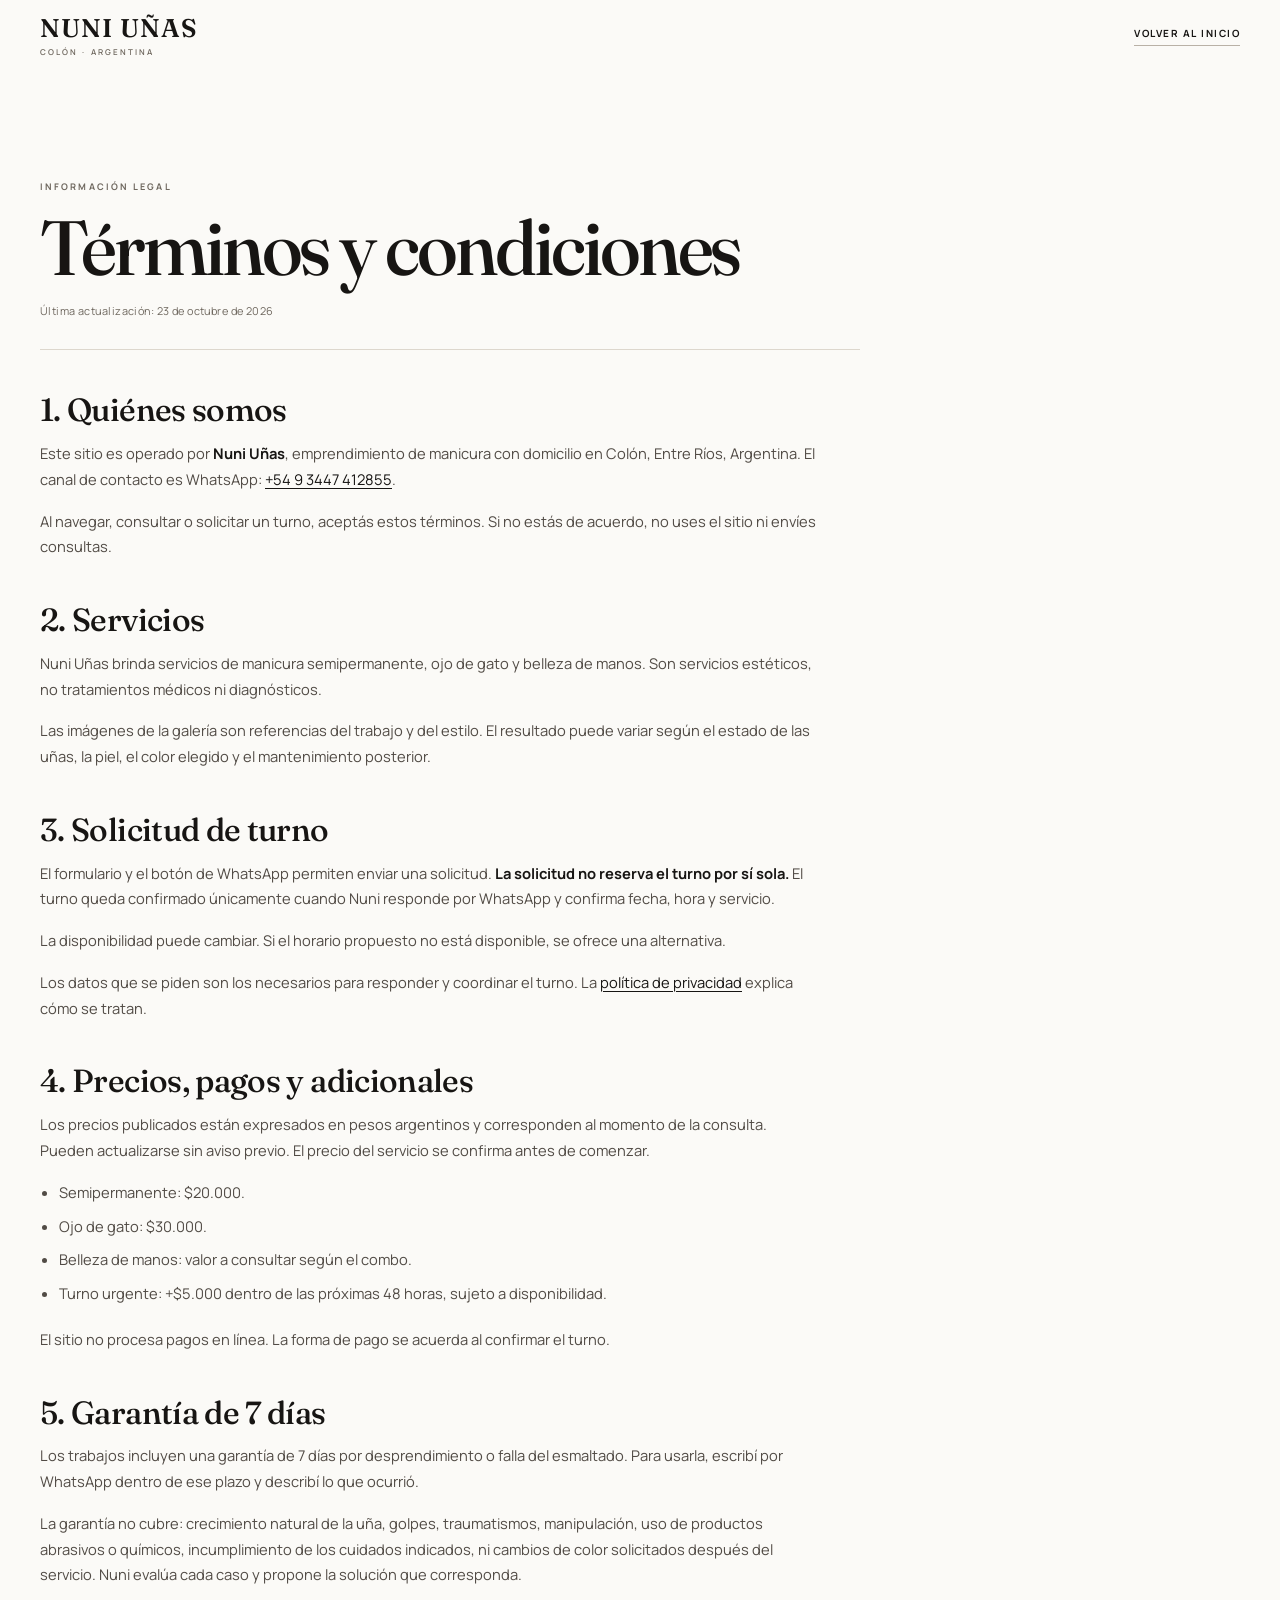
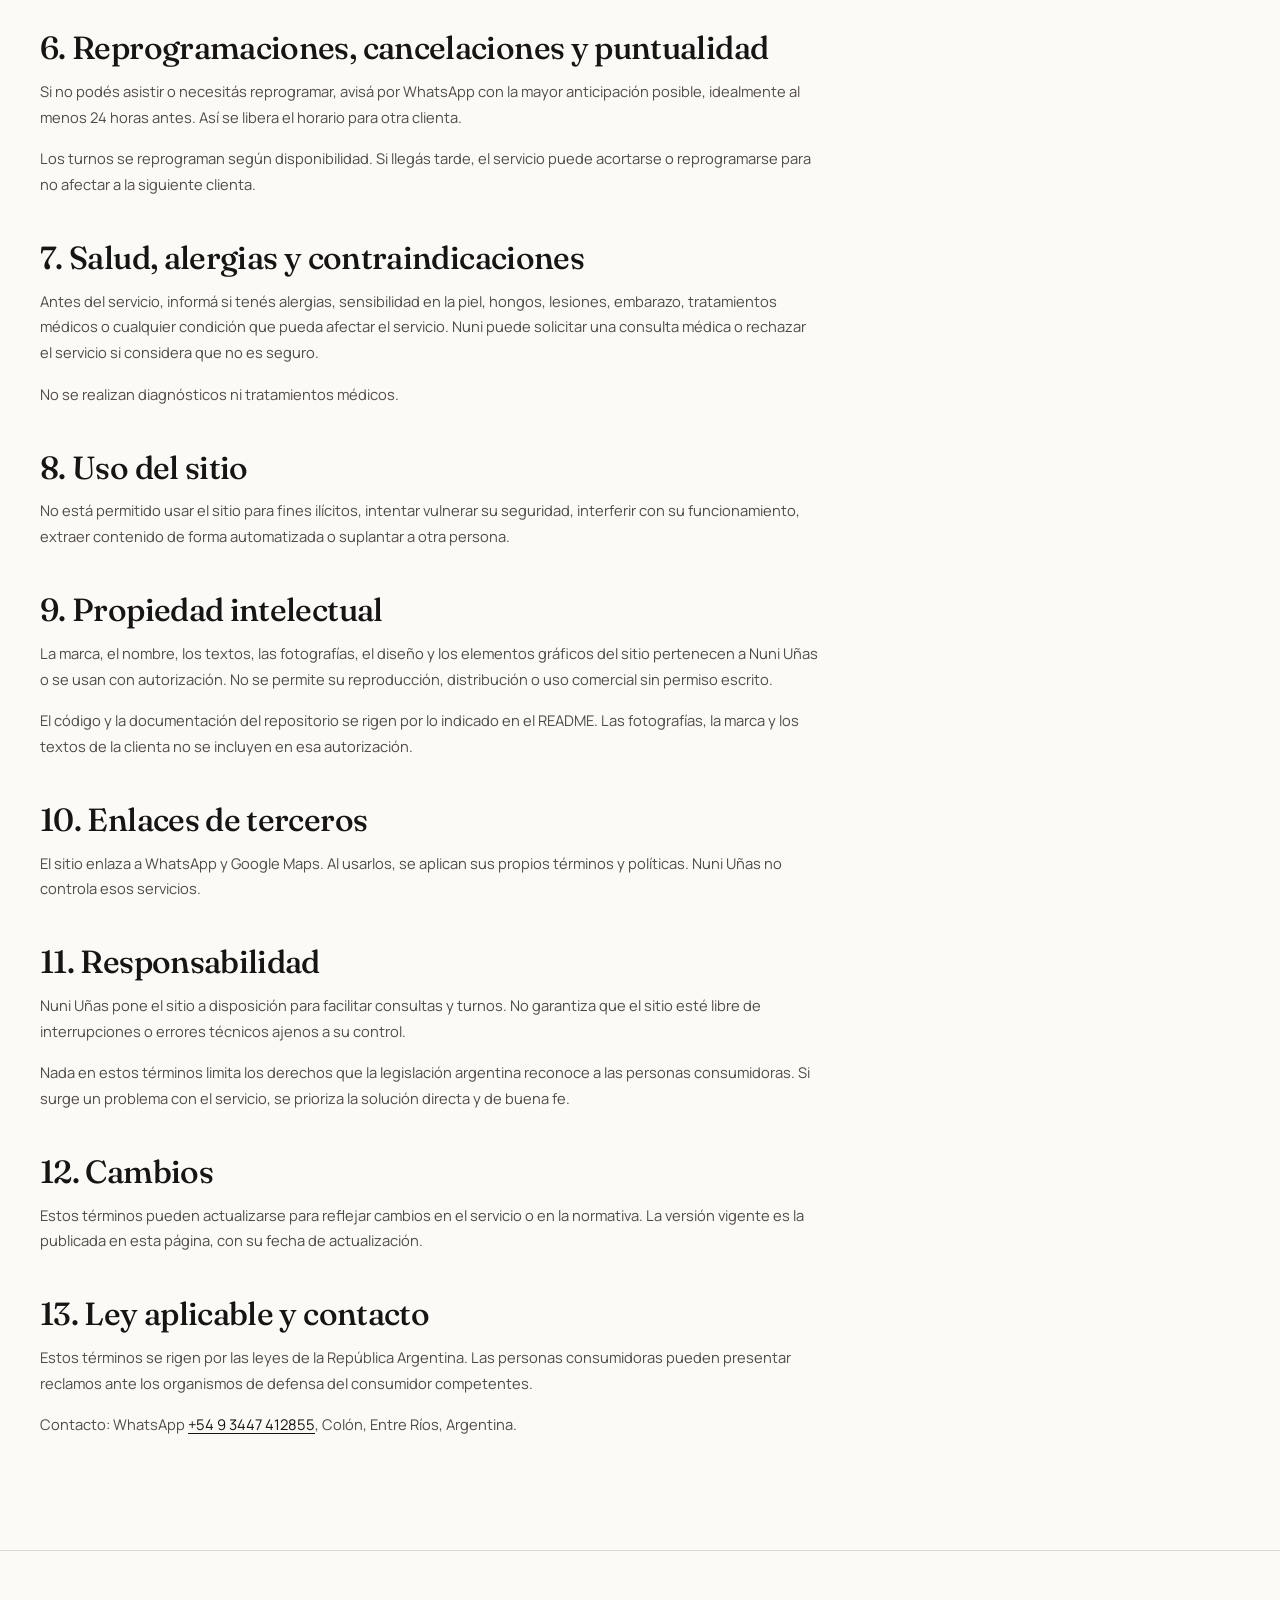
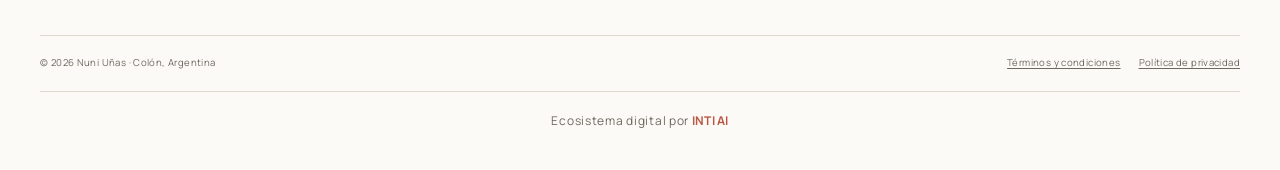
<file: terminos.html>
<!DOCTYPE html>
<html lang="es-AR">
<head>
  <meta charset="utf-8">
  <meta name="viewport" content="width=device-width, initial-scale=1">
  <meta http-equiv="Content-Security-Policy" content="default-src 'self'; base-uri 'self'; object-src 'none'; img-src 'self' data:; font-src 'self'; style-src 'self'; script-src 'none'; form-action 'self'">
  <meta name="referrer" content="strict-origin-when-cross-origin">
  <title>Términos y condiciones · Nuni Uñas</title>
  <meta name="description" content="Términos y condiciones de los servicios de manicura de Nuni Uñas en Colón, Entre Ríos, Argentina.">
  <meta name="theme-color" content="#FBFaf7">
  <link rel="icon" href="data:image/svg+xml,%3Csvg xmlns='http://www.w3.org/2000/svg' viewBox='0 0 64 64'%3E%3Crect width='64' height='64' rx='14' fill='%23171513'/%3E%3Ccircle cx='32' cy='32' r='9' fill='%23FBFaf7'/%3E%3C/svg%3E">
  <link rel="stylesheet" href="fonts.css">
  <link rel="stylesheet" href="styles.css">
</head>
<body class="legal-page">
  <a class="skip" href="#main">Saltar al contenido</a>

  <header class="site-header">
    <div class="header-inner">
      <a class="brand" href="index.html">
        <span class="logo-main">Nuni Uñas</span>
        <span class="logo-location">Colón · Argentina</span>
      </a>
      <a class="legal-back" href="index.html">Volver al inicio</a>
    </div>
  </header>

  <main class="legal-main" id="main">
    <div class="wrap">
      <div class="legal-hero">
        <p class="eyebrow">Información legal</p>
        <h1 class="legal-title">Términos y condiciones</h1>
        <p class="legal-updated">Última actualización: 23 de octubre de 2026</p>
      </div>

      <article class="legal-content">
        <h2>1. Quiénes somos</h2>
        <p>Este sitio es operado por <strong>Nuni Uñas</strong>, emprendimiento de manicura con domicilio en Colón, Entre Ríos, Argentina. El canal de contacto es WhatsApp: <a href="https://wa.me/5493447412855" target="_blank" rel="noopener noreferrer">+54 9 3447 412855</a>.</p>
        <p>Al navegar, consultar o solicitar un turno, aceptás estos términos. Si no estás de acuerdo, no uses el sitio ni envíes consultas.</p>

        <h2>2. Servicios</h2>
        <p>Nuni Uñas brinda servicios de manicura semipermanente, ojo de gato y belleza de manos. Son servicios estéticos, no tratamientos médicos ni diagnósticos.</p>
        <p>Las imágenes de la galería son referencias del trabajo y del estilo. El resultado puede variar según el estado de las uñas, la piel, el color elegido y el mantenimiento posterior.</p>

        <h2>3. Solicitud de turno</h2>
        <p>El formulario y el botón de WhatsApp permiten enviar una solicitud. <strong>La solicitud no reserva el turno por sí sola.</strong> El turno queda confirmado únicamente cuando Nuni responde por WhatsApp y confirma fecha, hora y servicio.</p>
        <p>La disponibilidad puede cambiar. Si el horario propuesto no está disponible, se ofrece una alternativa.</p>
        <p>Los datos que se piden son los necesarios para responder y coordinar el turno. La <a href="privacidad.html">política de privacidad</a> explica cómo se tratan.</p>

        <h2>4. Precios, pagos y adicionales</h2>
        <p>Los precios publicados están expresados en pesos argentinos y corresponden al momento de la consulta. Pueden actualizarse sin aviso previo. El precio del servicio se confirma antes de comenzar.</p>
        <ul>
          <li>Semipermanente: $20.000.</li>
          <li>Ojo de gato: $30.000.</li>
          <li>Belleza de manos: valor a consultar según el combo.</li>
          <li>Turno urgente: +$5.000 dentro de las próximas 48 horas, sujeto a disponibilidad.</li>
        </ul>
        <p>El sitio no procesa pagos en línea. La forma de pago se acuerda al confirmar el turno.</p>

        <h2>5. Garantía de 7 días</h2>
        <p>Los trabajos incluyen una garantía de 7 días por desprendimiento o falla del esmaltado. Para usarla, escribí por WhatsApp dentro de ese plazo y describí lo que ocurrió.</p>
        <p>La garantía no cubre: crecimiento natural de la uña, golpes, traumatismos, manipulación, uso de productos abrasivos o químicos, incumplimiento de los cuidados indicados, ni cambios de color solicitados después del servicio. Nuni evalúa cada caso y propone la solución que corresponda.</p>

        <h2>6. Reprogramaciones, cancelaciones y puntualidad</h2>
        <p>Si no podés asistir o necesitás reprogramar, avisá por WhatsApp con la mayor anticipación posible, idealmente al menos 24 horas antes. Así se libera el horario para otra clienta.</p>
        <p>Los turnos se reprograman según disponibilidad. Si llegás tarde, el servicio puede acortarse o reprogramarse para no afectar a la siguiente clienta.</p>

        <h2>7. Salud, alergias y contraindicaciones</h2>
        <p>Antes del servicio, informá si tenés alergias, sensibilidad en la piel, hongos, lesiones, embarazo, tratamientos médicos o cualquier condición que pueda afectar el servicio. Nuni puede solicitar una consulta médica o rechazar el servicio si considera que no es seguro.</p>
        <p>No se realizan diagnósticos ni tratamientos médicos.</p>

        <h2>8. Uso del sitio</h2>
        <p>No está permitido usar el sitio para fines ilícitos, intentar vulnerar su seguridad, interferir con su funcionamiento, extraer contenido de forma automatizada o suplantar a otra persona.</p>

        <h2>9. Propiedad intelectual</h2>
        <p>La marca, el nombre, los textos, las fotografías, el diseño y los elementos gráficos del sitio pertenecen a Nuni Uñas o se usan con autorización. No se permite su reproducción, distribución o uso comercial sin permiso escrito.</p>
        <p>El código y la documentación del repositorio se rigen por lo indicado en el README. Las fotografías, la marca y los textos de la clienta no se incluyen en esa autorización.</p>

        <h2>10. Enlaces de terceros</h2>
        <p>El sitio enlaza a WhatsApp y Google Maps. Al usarlos, se aplican sus propios términos y políticas. Nuni Uñas no controla esos servicios.</p>

        <h2>11. Responsabilidad</h2>
        <p>Nuni Uñas pone el sitio a disposición para facilitar consultas y turnos. No garantiza que el sitio esté libre de interrupciones o errores técnicos ajenos a su control.</p>
        <p>Nada en estos términos limita los derechos que la legislación argentina reconoce a las personas consumidoras. Si surge un problema con el servicio, se prioriza la solución directa y de buena fe.</p>

        <h2>12. Cambios</h2>
        <p>Estos términos pueden actualizarse para reflejar cambios en el servicio o en la normativa. La versión vigente es la publicada en esta página, con su fecha de actualización.</p>

        <h2>13. Ley aplicable y contacto</h2>
        <p>Estos términos se rigen por las leyes de la República Argentina. Las personas consumidoras pueden presentar reclamos ante los organismos de defensa del consumidor competentes.</p>
        <p>Contacto: WhatsApp <a href="https://wa.me/5493447412855" target="_blank" rel="noopener noreferrer">+54 9 3447 412855</a>, Colón, Entre Ríos, Argentina.</p>
      </article>
    </div>
  </main>

  <footer class="legal-footer">
    <div class="wrap">
      <div class="footer-bottom">
        <span>© 2026 Nuni Uñas · Colón, Argentina</span>
        <nav class="footer-legal" aria-label="Información legal">
          <a href="terminos.html" aria-current="page">Términos y condiciones</a>
          <a href="privacidad.html">Política de privacidad</a>
        </nav>
      </div>

      <p class="footer-credit">
        <a href="https://intiai.online/" target="_blank" rel="noopener noreferrer">
          Ecosistema digital por <span>INTI AI</span>
        </a>
      </p>
    </div>
  </footer>
</body>
</html>
</file>
<file: fonts.css>
/* Fraunces y Manrope · Google Fonts (SIL Open Font License)
   Auto-hospedadas para que la landing cargue rápido y sin depender de terceros. */

@font-face {
  font-family: "Fraunces";
  font-style: normal;
  font-weight: 300 700;
  font-display: swap;
  src: url("assets/fonts/fraunces-normal.woff2") format("woff2");
}

@font-face {
  font-family: "Fraunces";
  font-style: italic;
  font-weight: 300 700;
  font-display: swap;
  src: url("assets/fonts/fraunces-italic.woff2") format("woff2");
}

@font-face {
  font-family: "Manrope";
  font-style: normal;
  font-weight: 300 700;
  font-display: swap;
  src: url("assets/fonts/manrope-normal.woff2") format("woff2");
}
</file>
<file: styles.css>
/* =========================================
   NUNI UÑAS · landing editorial
   Paleta papel / tinta · Fraunces + Manrope
   ========================================= */

:root {
  --paper: #fbfaf7;
  --paper-2: #f1eee8;
  --ink: #171513;
  --ink-soft: #514b45;
  --muted: #6f685f;
  --line: #ddd7cd;
  --line-strong: #b9b1a6;
  --accent: #b95842;
  --accent-strong: #9f4634;
  --serif: "Fraunces", Georgia, serif;
  --sans: "Manrope", system-ui, -apple-system, sans-serif;
  --wrap: 1200px;
  --ease: cubic-bezier(0.2, 0.7, 0.2, 1);
}

*,
*::before,
*::after {
  box-sizing: border-box;
}

html {
  scroll-behavior: smooth;
  scroll-padding-top: 96px;
}

body {
  margin: 0;
  background: var(--paper);
  color: var(--ink);
  font-family: var(--sans);
  font-size: 16px;
  line-height: 1.5;
  -webkit-font-smoothing: antialiased;
  text-rendering: optimizeLegibility;
}

body.modal-open {
  overflow: hidden;
}

img {
  display: block;
  max-width: 100%;
}

button,
input,
select,
textarea {
  font: inherit;
}

button {
  cursor: pointer;
}

a {
  color: inherit;
  text-decoration: none;
}

::selection {
  background: var(--ink);
  color: var(--paper);
}

:focus-visible {
  outline: 2px solid var(--ink);
  outline-offset: 4px;
}

.skip {
  position: fixed;
  top: 12px;
  left: 12px;
  z-index: 200;
  padding: 10px 14px;
  background: var(--ink);
  color: var(--paper);
  font-size: 0.7rem;
  transform: translateY(-160%);
  transition: transform 0.2s;
}

.skip:focus {
  transform: none;
}

.wrap {
  width: min(var(--wrap), calc(100% - 48px));
  margin-inline: auto;
}

/* ---------- header ---------- */

.site-header {
  position: sticky;
  top: 0;
  z-index: 50;
  background: rgba(251, 250, 247, 0.94);
  border-bottom: 1px solid transparent;
  backdrop-filter: blur(14px);
  -webkit-backdrop-filter: blur(14px);
  transition: border-color 0.25s;
}

.site-header.scrolled {
  border-bottom-color: var(--line);
}

.header-inner {
  width: min(var(--wrap), calc(100% - 48px));
  min-height: 84px;
  margin-inline: auto;
  display: flex;
  align-items: center;
  justify-content: space-between;
  gap: 28px;
}

.brand {
  display: inline-flex;
  flex-direction: column;
  line-height: 1;
  flex: none;
}

.logo-main {
  font-family: var(--serif);
  font-size: clamp(1.35rem, 2vw, 1.85rem);
  font-weight: 600;
  letter-spacing: 0.045em;
  text-transform: uppercase;
}

.logo-location {
  margin-top: 6px;
  color: var(--muted);
  font-size: 0.5rem;
  font-weight: 600;
  letter-spacing: 0.26em;
  text-transform: uppercase;
}

.desktop-nav {
  display: flex;
  align-items: center;
  gap: clamp(18px, 2.2vw, 34px);
  margin-left: auto;
}

.desktop-nav a {
  position: relative;
  padding: 8px 0;
  font-size: 0.61rem;
  font-weight: 700;
  letter-spacing: 0.15em;
  text-transform: uppercase;
}

.desktop-nav a::after {
  content: "";
  position: absolute;
  left: 0;
  bottom: 2px;
  width: 0;
  height: 1px;
  background: var(--ink);
  transition: width 0.3s var(--ease);
}

.desktop-nav a:hover::after {
  width: 100%;
}

.header-tools {
  display: flex;
  align-items: center;
  gap: 16px;
}

.icon-links {
  display: flex;
  align-items: center;
  gap: 8px;
}

.icon-link {
  width: 27px;
  height: 27px;
  display: grid;
  place-items: center;
  color: var(--ink);
  opacity: 0.72;
  transition: opacity 0.2s, color 0.2s;
}

.icon-link:hover {
  opacity: 1;
  color: var(--accent);
}

.icon-link svg {
  width: 15px;
  height: 15px;
}

.btn {
  display: inline-flex;
  align-items: center;
  justify-content: center;
  gap: 10px;
  padding: 14px 22px;
  border: 1px solid var(--ink);
  background: transparent;
  color: var(--ink);
  font-size: 0.59rem;
  font-weight: 700;
  letter-spacing: 0.16em;
  line-height: 1;
  text-transform: uppercase;
  transition: background 0.25s, color 0.25s, border-color 0.25s;
}

.btn:hover {
  background: var(--ink);
  color: var(--paper);
}

.btn-outline {
  background: transparent;
}

.btn-sm {
  padding: 11px 15px;
}

.btn-hero {
  margin-top: 34px;
  background: rgba(251, 250, 247, 0.76);
  backdrop-filter: blur(5px);
  -webkit-backdrop-filter: blur(5px);
}

.btn-light {
  background: rgba(251, 250, 247, 0.7);
  backdrop-filter: blur(5px);
  -webkit-backdrop-filter: blur(5px);
}

.btn-dark {
  background: var(--ink);
  color: var(--paper);
}

.btn-dark:hover {
  background: transparent;
  color: var(--ink);
}

.menu-toggle {
  display: none;
  width: 40px;
  height: 40px;
  padding: 0;
  border: 1px solid var(--line-strong);
  background: transparent;
  flex-direction: column;
  align-items: center;
  justify-content: center;
  gap: 5px;
}

.menu-toggle span {
  width: 17px;
  height: 1px;
  background: var(--ink);
  transition: transform 0.25s, opacity 0.25s;
}

body.menu-open .menu-toggle span:first-child {
  transform: translateY(3px) rotate(45deg);
}

body.menu-open .menu-toggle span:last-child {
  transform: translateY(-3px) rotate(-45deg);
}

.mobile-nav {
  display: none;
  position: absolute;
  top: 100%;
  left: 0;
  right: 0;
  padding: 10px 24px 26px;
  background: var(--paper);
  border-top: 1px solid var(--line);
  border-bottom: 1px solid var(--line);
  flex-direction: column;
}

.mobile-nav.open {
  display: flex;
}

.mobile-nav a {
  padding: 14px 0;
  border-bottom: 1px solid var(--line);
  font-size: 0.68rem;
  font-weight: 700;
  letter-spacing: 0.15em;
  text-transform: uppercase;
}

.mobile-nav .btn {
  margin-top: 18px;
}

/* ---------- hero ---------- */

.hero {
  padding: 0;
}

.hero-frame {
  position: relative;
  width: min(var(--wrap), calc(100% - 48px));
  min-height: clamp(560px, 78vh, 760px);
  margin-inline: auto;
  display: grid;
  place-items: center;
  overflow: hidden;
  background: #dedbd6;
}

.hero-frame::before {
  content: "";
  position: absolute;
  inset: 0;
  background-image:
    linear-gradient(rgba(251, 250, 247, 0.2), rgba(251, 250, 247, 0.28)),
    url("imagenes/optimized/hero-manicura.jpg");
  background-image:
    linear-gradient(rgba(251, 250, 247, 0.2), rgba(251, 250, 247, 0.28)),
    image-set(
      url("imagenes/optimized/hero-manicura.avif") type("image/avif"),
      url("imagenes/optimized/hero-manicura.webp") type("image/webp"),
      url("imagenes/optimized/hero-manicura.jpg") type("image/jpeg")
    );
  background-size: cover;
  background-position: center 42%;
  transform: scale(1.01);
}

.hero-frame::after {
  content: "";
  position: absolute;
  inset: 0;
  background: radial-gradient(circle at 50% 45%, rgba(251, 250, 247, 0.48), transparent 62%);
  pointer-events: none;
}

.hero-content {
  position: relative;
  z-index: 1;
  max-width: 960px;
  padding: 48px 24px;
  text-align: center;
}

.hero-eyebrow {
  color: rgba(23, 21, 19, 0.7);
}

.hero h1 {
  margin: 22px 0 0;
  font-family: var(--serif);
  font-size: clamp(3.4rem, 8.6vw, 7.4rem);
  font-weight: 500;
  letter-spacing: -0.04em;
  line-height: 0.92;
  text-wrap: balance;
}

.hero h1 em {
  font-style: italic;
  font-weight: 400;
}

/* ---------- tipografía compartida ---------- */

.section {
  padding: clamp(72px, 10vw, 128px) 0;
}

.eyebrow {
  margin: 0;
  color: var(--muted);
  font-size: 0.57rem;
  font-weight: 700;
  letter-spacing: 0.23em;
  line-height: 1.4;
  text-transform: uppercase;
}

h2 {
  margin: 14px 0 0;
  font-family: var(--serif);
  font-size: clamp(2.5rem, 5vw, 4.6rem);
  font-weight: 500;
  letter-spacing: -0.035em;
  line-height: 0.98;
}

/* ---------- ritual ---------- */

.ritual-grid {
  display: grid;
  grid-template-columns: 1.02fr 0.98fr;
  align-items: center;
  gap: clamp(42px, 8vw, 110px);
}

.ritual-media {
  aspect-ratio: 4 / 3;
  overflow: hidden;
  background: var(--paper-2);
}

.ritual-media img {
  width: 100%;
  height: 100%;
  object-fit: cover;
  transition: transform 1.2s var(--ease);
}

.ritual-media:hover img {
  transform: scale(1.035);
}

.ritual-copy {
  max-width: 560px;
  margin-inline: auto;
  text-align: center;
}

.ritual-copy > p {
  max-width: 44ch;
  margin: 20px auto 0;
  color: var(--ink-soft);
  font-size: 0.91rem;
  line-height: 1.75;
}

.feature-line {
  display: flex;
  flex-wrap: wrap;
  justify-content: center;
  gap: 10px 18px;
  margin: 26px 0 30px;
  font-size: 0.57rem;
  font-weight: 700;
  letter-spacing: 0.16em;
  line-height: 1.5;
  text-transform: uppercase;
}

.feature-line span + span::before {
  content: "|";
  margin-right: 18px;
  color: var(--line-strong);
}

/* ---------- servicios ---------- */

.services {
  background: var(--paper-2);
  border-top: 1px solid var(--line);
  border-bottom: 1px solid var(--line);
}

.section-head {
  display: flex;
  align-items: flex-end;
  justify-content: space-between;
  gap: 30px;
  margin-bottom: 46px;
}

.section-head-copy {
  max-width: 34ch;
  margin: 0 0 4px;
  color: var(--ink-soft);
  font-size: 0.82rem;
  line-height: 1.65;
  text-align: right;
}

.services-grid {
  display: grid;
  grid-template-columns: repeat(3, 1fr);
  border-top: 1px solid var(--line-strong);
}

.service-card {
  min-height: 372px;
  padding: 28px 28px 0;
  border-right: 1px solid var(--line);
  display: flex;
  flex-direction: column;
}

.service-card:last-child {
  border-right: 0;
}

.service-num {
  color: var(--muted);
  font-size: 0.56rem;
  font-weight: 700;
  letter-spacing: 0.18em;
}

.service-card h3 {
  margin: 22px 0 0;
  font-family: var(--serif);
  font-size: clamp(1.55rem, 2.3vw, 2.05rem);
  font-weight: 500;
  letter-spacing: -0.02em;
  line-height: 1;
}

.service-price {
  margin: 16px 0 0;
  font-family: var(--serif);
  font-size: 2rem;
  line-height: 1;
}

.service-price-consult {
  font-size: 1.55rem;
}

.service-desc {
  margin: 18px 0 30px;
  color: var(--ink-soft);
  font-size: 0.81rem;
  line-height: 1.68;
}

.text-link {
  width: 100%;
  margin-top: auto;
  padding: 16px 0;
  border: 0;
  border-top: 1px solid var(--line);
  background: transparent;
  color: var(--ink);
  display: flex;
  align-items: center;
  justify-content: space-between;
  font-size: 0.58rem;
  font-weight: 700;
  letter-spacing: 0.16em;
  text-align: left;
  text-transform: uppercase;
  transition: color 0.25s;
}

.text-link span {
  transition: transform 0.25s var(--ease);
}

.text-link:hover {
  color: var(--accent);
}

.text-link:hover span {
  transform: translateX(4px);
}

.price-note {
  margin: 26px 0 0;
  color: var(--muted);
  font-size: 0.67rem;
  line-height: 1.6;
  text-align: right;
}

.price-note strong {
  color: var(--ink-soft);
}

/* ---------- date un gusto ---------- */

.treat {
  position: relative;
  overflow: hidden;
  padding: clamp(90px, 12vw, 150px) 24px;
  background: var(--paper-2);
  text-align: center;
}

.treat::before {
  content: "";
  position: absolute;
  inset: 0;
  background-image:
    linear-gradient(rgba(246, 243, 237, 0.86), rgba(229, 225, 218, 0.9)),
    url("imagenes/optimized/manicura-celeste.jpg");
  background-image:
    linear-gradient(rgba(246, 243, 237, 0.86), rgba(229, 225, 218, 0.9)),
    image-set(
      url("imagenes/optimized/manicura-celeste.avif") type("image/avif"),
      url("imagenes/optimized/manicura-celeste.webp") type("image/webp"),
      url("imagenes/optimized/manicura-celeste.jpg") type("image/jpeg")
    );
  background-position: center;
  background-size: cover;
  transform: scale(1.02);
}

.treat-inner {
  position: relative;
  z-index: 1;
  max-width: 800px;
  margin-inline: auto;
}

.treat h2 {
  margin-top: 14px;
  color: var(--ink);
}

.treat .btn {
  margin-top: 28px;
  background: rgba(251, 250, 247, 0.72);
}

/* ---------- galería ---------- */

.gallery {
  text-align: center;
}

.gallery-head {
  max-width: 620px;
  margin-inline: auto;
}

.gallery-head p:last-child {
  margin: 16px auto 0;
  color: var(--ink-soft);
  font-size: 0.85rem;
  line-height: 1.6;
}

.gallery-grid {
  display: grid;
  grid-template-columns: repeat(5, 1fr);
  gap: 10px;
  margin-top: 42px;
}

.gallery-item {
  position: relative;
  aspect-ratio: 1;
  padding: 0;
  border: 0;
  overflow: hidden;
  background: var(--paper-2);
}

.gallery-item::after {
  content: "";
  position: absolute;
  inset: 8px;
  border: 1px solid rgba(251, 250, 247, 0.24);
  pointer-events: none;
}

.gallery-item img {
  width: 100%;
  height: 100%;
  object-fit: cover;
  transition: transform 0.8s var(--ease);
}

.gallery-item:hover img {
  transform: scale(1.06);
}

/* ---------- compromisos ---------- */

.promises {
  position: relative;
  overflow: hidden;
  padding: clamp(76px, 10vw, 122px) 0;
  background: #d8d3ca;
  text-align: center;
}

.promises::before {
  content: "";
  position: absolute;
  inset: 0;
  background:
    radial-gradient(circle at 18% 20%, rgba(255, 255, 255, 0.38), transparent 34%),
    radial-gradient(circle at 82% 78%, rgba(255, 255, 255, 0.22), transparent 40%);
  pointer-events: none;
}

.promises .wrap {
  position: relative;
  z-index: 1;
}

.promises .eyebrow {
  color: rgba(23, 21, 19, 0.55);
}

.promises h2 {
  color: var(--ink);
}

.promises-track {
  display: grid;
  grid-template-columns: repeat(3, 1fr);
  gap: 16px;
  margin-top: 44px;
  text-align: left;
}

.promise-card {
  min-height: 220px;
  padding: 32px 28px;
  background: #efede7;
  display: flex;
  flex-direction: column;
  justify-content: space-between;
  gap: 24px;
}

.promise-card blockquote {
  margin: 0;
  font-family: var(--serif);
  font-size: 1.18rem;
  letter-spacing: -0.01em;
  line-height: 1.4;
}

.promise-card cite {
  color: var(--muted);
  font-size: 0.54rem;
  font-style: normal;
  font-weight: 700;
  letter-spacing: 0.16em;
  text-transform: uppercase;
}

.promise-nav {
  display: none;
  justify-content: center;
  gap: 8px;
  margin-top: 30px;
}

.promise-btn {
  width: 34px;
  height: 34px;
  padding: 0;
  border: 1px solid rgba(23, 21, 19, 0.25);
  border-radius: 50%;
  background: transparent;
  color: var(--ink);
  display: grid;
  place-items: center;
  font-size: 0.9rem;
  transition: background 0.25s, border-color 0.25s;
}

.promise-btn:hover {
  background: var(--paper);
  border-color: var(--paper);
}

/* ---------- footer ---------- */

footer {
  padding: clamp(56px, 7vw, 84px) 0 24px;
  background: var(--paper);
  border-top: 1px solid var(--line);
}

.footer-grid {
  display: grid;
  grid-template-columns: 1.5fr 1fr 1fr 1.2fr;
  gap: clamp(28px, 5vw, 70px);
}

.footer-brand p {
  max-width: 30ch;
  margin: 18px 0 0;
  color: var(--ink-soft);
  font-size: 0.79rem;
  line-height: 1.7;
}

.footer-social {
  display: flex;
  gap: 10px;
  margin-top: 22px;
}

.footer-social a {
  width: 30px;
  height: 30px;
  border: 1px solid var(--line);
  display: grid;
  place-items: center;
  color: var(--ink);
  transition: background 0.25s, color 0.25s, border-color 0.25s;
}

.footer-social a:hover {
  background: var(--ink);
  border-color: var(--ink);
  color: var(--paper);
}

.footer-social svg {
  width: 14px;
  height: 14px;
}

.footer-col {
  display: flex;
  flex-direction: column;
  align-items: flex-start;
  gap: 9px;
  color: var(--ink-soft);
  font-size: 0.77rem;
}

.footer-col h3 {
  margin: 0 0 8px;
  color: var(--muted);
  font-family: var(--sans);
  font-size: 0.54rem;
  font-weight: 700;
  letter-spacing: 0.18em;
  text-transform: uppercase;
}

.footer-col a,
.footer-link {
  color: var(--ink-soft);
  font-size: 0.77rem;
  transition: color 0.2s;
}

.footer-link {
  padding: 0;
  border: 0;
  background: transparent;
  text-align: left;
}

.footer-col a:hover,
.footer-link:hover {
  color: var(--accent);
}

.footer-bottom {
  display: flex;
  justify-content: space-between;
  gap: 16px;
  flex-wrap: wrap;
  margin-top: 56px;
  padding-top: 20px;
  border-top: 1px solid var(--line);
  color: var(--muted);
  font-size: 0.6rem;
  letter-spacing: 0.04em;
}

.footer-legal {
  display: flex;
  flex-wrap: wrap;
  gap: 8px 18px;
}

.footer-legal a {
  color: var(--muted);
  text-decoration: underline;
  text-decoration-thickness: 1px;
  text-underline-offset: 2px;
  transition: color 0.2s;
}

.footer-legal a:hover {
  color: var(--accent-strong);
}

.footer-credit {
  margin: 20px 0 0;
  padding-top: 20px;
  border-top: 1px solid var(--line);
  color: var(--muted);
  font-family: var(--sans);
  font-size: 0.75rem;
  letter-spacing: 0.06em;
  text-align: center;
}

.footer-credit a {
  color: inherit;
  text-decoration: none;
  transition: color 0.2s;
}

.footer-credit a span {
  color: var(--accent);
  font-weight: 700;
  letter-spacing: 0.02em;
  transition: color 0.2s;
}

.footer-credit a:hover {
  color: var(--ink);
}

.footer-credit a:hover span {
  color: var(--accent-strong);
}

/* ---------- páginas legales ---------- */

.legal-page .site-header {
  position: static;
}

.legal-page .header-inner {
  min-height: 72px;
}

.legal-back {
  padding-bottom: 4px;
  border-bottom: 1px solid var(--line-strong);
  font-size: 0.62rem;
  font-weight: 700;
  letter-spacing: 0.15em;
  text-transform: uppercase;
  transition: color 0.2s, border-color 0.2s;
}

.legal-back:hover {
  color: var(--accent-strong);
  border-color: var(--accent-strong);
}

.legal-main {
  padding: clamp(54px, 9vw, 108px) 0 clamp(64px, 8vw, 96px);
}

.legal-hero {
  max-width: 820px;
  padding-bottom: 30px;
  border-bottom: 1px solid var(--line);
}

.legal-title {
  margin: 16px 0 0;
  font-family: var(--serif);
  font-size: clamp(2.6rem, 7vw, 4.8rem);
  font-weight: 500;
  letter-spacing: -0.04em;
  line-height: 0.98;
}

.legal-updated {
  margin: 18px 0 0;
  color: var(--muted);
  font-size: 0.68rem;
  letter-spacing: 0.04em;
}

.legal-content {
  max-width: 780px;
  padding-top: 42px;
}

.legal-content h2 {
  margin: 42px 0 12px;
  font-family: var(--serif);
  font-size: clamp(1.45rem, 2.6vw, 2rem);
  font-weight: 500;
  letter-spacing: -0.02em;
  line-height: 1.15;
}

.legal-content h2:first-child {
  margin-top: 0;
}

.legal-content p,
.legal-content li {
  color: var(--ink-soft);
  font-size: 0.92rem;
  line-height: 1.75;
}

.legal-content p {
  margin: 0 0 16px;
}

.legal-content ul,
.legal-content ol {
  margin: 0 0 20px;
  padding-left: 1.2rem;
}

.legal-content li + li {
  margin-top: 8px;
}

.legal-content a {
  color: var(--ink);
  text-decoration: underline;
  text-decoration-thickness: 1px;
  text-underline-offset: 3px;
}

.legal-content a:hover {
  color: var(--accent-strong);
}

.legal-content strong {
  color: var(--ink);
  font-weight: 700;
}

.legal-note {
  margin: 26px 0;
  padding: 18px 20px;
  border-left: 3px solid var(--accent);
  background: var(--paper-2);
}

.legal-note p:last-child {
  margin-bottom: 0;
}

.legal-footer {
  padding-bottom: 40px;
}

.legal-footer .footer-bottom {
  margin-top: 0;
}

.form-micro a {
  color: var(--ink-soft);
  text-decoration: underline;
  text-decoration-thickness: 1px;
  text-underline-offset: 2px;
}

.form-micro a:hover {
  color: var(--accent-strong);
}

/* ---------- modal reserva ---------- */

.modal {
  position: fixed;
  inset: 0;
  z-index: 100;
  display: grid;
  place-items: center;
  padding: 20px;
}

.modal[hidden] {
  display: none;
}

.modal-backdrop {
  position: absolute;
  inset: 0;
  background: rgba(19, 17, 15, 0.64);
  backdrop-filter: blur(4px);
  -webkit-backdrop-filter: blur(4px);
}

.modal-panel {
  position: relative;
  width: min(760px, 100%);
  max-height: calc(100dvh - 40px);
  padding: clamp(28px, 4.5vw, 52px);
  overflow: auto;
  background: var(--paper);
  box-shadow: 0 30px 90px rgba(0, 0, 0, 0.28);
  animation: modalIn 0.35s var(--ease);
}

@keyframes modalIn {
  from {
    opacity: 0;
    transform: translateY(14px);
  }
  to {
    opacity: 1;
    transform: none;
  }
}

.modal-close {
  position: absolute;
  top: 14px;
  right: 14px;
  width: 38px;
  height: 38px;
  padding: 0;
  border: 1px solid var(--line);
  background: transparent;
  color: var(--ink);
  display: grid;
  place-items: center;
  font-size: 1.4rem;
  line-height: 1;
  transition: background 0.2s, color 0.2s;
}

.modal-close:hover {
  background: var(--ink);
  color: var(--paper);
}

.modal h2 {
  font-size: clamp(2.2rem, 4.5vw, 3.4rem);
}

.modal-lead {
  max-width: 52ch;
  margin: 14px 0 0;
  color: var(--ink-soft);
  font-size: 0.81rem;
  line-height: 1.65;
}

.form-grid {
  display: grid;
  grid-template-columns: 1fr 1fr;
  gap: 14px;
  margin-top: 28px;
}

.field {
  display: flex;
  flex-direction: column;
  gap: 6px;
}

.field-full {
  grid-column: 1 / -1;
}

.field label {
  color: var(--muted);
  font-size: 0.54rem;
  font-weight: 700;
  letter-spacing: 0.15em;
  text-transform: uppercase;
}

.field input,
.field select,
.field textarea {
  width: 100%;
  padding: 12px 13px;
  border: 1px solid var(--line-strong);
  border-radius: 0;
  background: transparent;
  color: var(--ink);
  font-size: 0.82rem;
  transition: border-color 0.2s, box-shadow 0.2s;
}

.field input::placeholder,
.field textarea::placeholder {
  color: #a69f96;
}

.field input:focus,
.field select:focus,
.field textarea:focus {
  outline: none;
  border-color: var(--ink);
  box-shadow: 0 0 0 1px var(--ink);
}

.field textarea {
  min-height: 76px;
  resize: vertical;
}

.field select {
  appearance: none;
  background-image:
    linear-gradient(45deg, transparent 50%, var(--ink) 50%),
    linear-gradient(135deg, var(--ink) 50%, transparent 50%);
  background-position:
    calc(100% - 18px) calc(50% - 2px),
    calc(100% - 13px) calc(50% - 2px);
  background-size: 5px 5px, 5px 5px;
  background-repeat: no-repeat;
  padding-right: 34px;
}

.urgency,
.check {
  display: flex;
  align-items: flex-start;
  gap: 9px;
  font-size: 0.68rem;
  line-height: 1.5;
}

.urgency {
  color: var(--ink-soft);
}

.check {
  padding: 12px 14px;
  border: 1px solid var(--line);
  background: rgba(241, 238, 232, 0.56);
  color: var(--ink-soft);
  font-size: 0.72rem;
  line-height: 1.55;
  cursor: pointer;
  transition: border-color 0.2s, background 0.2s;
}

.check:hover {
  border-color: var(--line-strong);
  background: rgba(241, 238, 232, 0.9);
}

.urgency input {
  width: 15px;
  height: 15px;
  flex: none;
  margin-top: 1px;
  accent-color: var(--ink);
}

.check input {
  appearance: none;
  -webkit-appearance: none;
  width: 16px;
  height: 16px;
  flex: none;
  margin: 0;
  border: 1px solid var(--line-strong);
  background: var(--paper);
  display: grid;
  place-items: center;
  cursor: pointer;
  transition: background 0.2s, border-color 0.2s;
}

.check input:checked {
  border-color: var(--ink);
  background-color: var(--ink);
  background-image: url("data:image/svg+xml,%3Csvg xmlns='http://www.w3.org/2000/svg' viewBox='0 0 10 8'%3E%3Cpath d='M1 4.2 3.6 6.8 9 1.2' fill='none' stroke='%23FBFaf7' stroke-width='1.5' stroke-linecap='round' stroke-linejoin='round'/%3E%3C/svg%3E");
  background-repeat: no-repeat;
  background-position: center;
  background-size: 10px 8px;
}

.check input:checked::after {
  content: none;
}

.check input:focus-visible {
  outline: 2px solid var(--ink);
  outline-offset: 3px;
}

.form-grid .btn {
  width: 100%;
  margin-top: 4px;
}

.form-micro {
  grid-column: 1 / -1;
  margin: 0;
  color: var(--muted);
  font-size: 0.6rem;
  text-align: center;
}

.form-success {
  grid-column: 1 / -1;
  display: flex;
  flex-direction: column;
  gap: 6px;
  padding: 13px 14px;
  border: 1px solid var(--line-strong);
  background: var(--paper-2);
  font-size: 0.72rem;
  line-height: 1.5;
}

.form-success[hidden] {
  display: none;
}

.form-success .wa-inline {
  align-self: flex-start;
  display: inline-flex;
  align-items: center;
  gap: 8px;
  margin-top: 5px;
  padding: 9px 11px;
  border: 1px solid var(--ink);
  color: var(--ink);
  font-size: 0.54rem;
  font-weight: 700;
  letter-spacing: 0.13em;
  text-decoration: none;
  text-transform: uppercase;
  transition: background 0.2s, color 0.2s;
}

.form-success .wa-inline:hover {
  background: var(--ink);
  color: var(--paper);
}

.form-success .wa-inline svg {
  width: 14px;
  height: 14px;
  flex: none;
}

/* ---------- WhatsApp flotante ---------- */

.wa-float {
  position: fixed;
  right: 20px;
  bottom: 20px;
  z-index: 80;
  height: 48px;
  padding: 0 16px 0 13px;
  border: 1px solid var(--ink);
  border-radius: 999px;
  background: var(--ink);
  color: var(--paper);
  display: inline-flex;
  align-items: center;
  gap: 9px;
  box-shadow: 0 12px 28px rgba(23, 21, 19, 0.18);
  font-size: 0.55rem;
  font-weight: 700;
  letter-spacing: 0.14em;
  text-transform: uppercase;
  transition: background 0.25s, color 0.25s, transform 0.25s;
}

.wa-float svg {
  width: 17px;
  height: 17px;
  flex: none;
}

.wa-float:hover {
  background: var(--paper);
  color: var(--ink);
  transform: translateY(-2px);
}

.wa-float:focus-visible {
  outline: 2px solid var(--paper);
  outline-offset: 3px;
  box-shadow: 0 0 0 4px var(--ink);
}

/* ---------- lightbox ---------- */

.lightbox {
  position: fixed;
  inset: 0;
  z-index: 110;
  padding: 30px;
  background: rgba(16, 14, 12, 0.93);
  display: grid;
  place-items: center;
}

.lightbox[hidden] {
  display: none;
}

.lightbox img {
  max-width: min(920px, 100%);
  max-height: 84vh;
  object-fit: contain;
  box-shadow: 0 30px 80px rgba(0, 0, 0, 0.4);
}

.lightbox-close {
  position: absolute;
  top: 18px;
  right: 18px;
  width: 40px;
  height: 40px;
  padding: 0;
  border: 1px solid rgba(255, 255, 255, 0.42);
  background: transparent;
  color: #fff;
  display: grid;
  place-items: center;
  font-size: 1.4rem;
  line-height: 1;
}

.lightbox-close:hover {
  background: #fff;
  color: var(--ink);
}

/* ---------- reveal ---------- */

.js [data-reveal] {
  opacity: 0;
  transform: translateY(20px);
  transition: opacity 0.8s var(--ease), transform 0.8s var(--ease);
}

.js [data-reveal].in {
  opacity: 1;
  transform: none;
}

/* ---------- responsive ---------- */

@media (max-width: 1080px) {
  .desktop-nav {
    gap: 18px;
  }

  .icon-links {
    display: none;
  }

  .ritual-grid {
    gap: 48px;
  }
}

@media (max-width: 900px) {
  .desktop-nav {
    display: none;
  }

  .menu-toggle {
    display: flex;
  }

  .header-book {
    display: none;
  }

  .header-inner {
    min-height: 74px;
  }

  .services-grid {
    grid-template-columns: 1fr;
    border-top: 1px solid var(--line-strong);
  }

  .service-card {
    min-height: 0;
    padding: 26px 0 0;
    border-right: 0;
    border-bottom: 1px solid var(--line);
  }

  .service-card:last-child {
    border-bottom: 0;
  }

  .service-desc {
    max-width: 62ch;
  }

  .price-note {
    text-align: left;
  }
}

@media (max-width: 820px) {
  .ritual-grid {
    grid-template-columns: 1fr;
    gap: 38px;
  }

  .ritual-copy {
    max-width: 620px;
  }

  .ritual-media {
    aspect-ratio: 16 / 10;
  }

  .section-head {
    align-items: flex-start;
    flex-direction: column;
    gap: 16px;
    margin-bottom: 36px;
  }

  .section-head-copy {
    text-align: left;
  }

  .footer-grid {
    grid-template-columns: 1.4fr 1fr 1fr;
  }

  .footer-brand {
    grid-column: 1 / -1;
  }

  .footer-brand p {
    max-width: 46ch;
  }

  .promises-track {
    display: flex;
    gap: 12px;
    overflow-x: auto;
    scroll-snap-type: x mandatory;
    padding-bottom: 8px;
    margin-inline: -24px;
    padding-inline: 24px;
    scrollbar-width: none;
  }

  .promises-track::-webkit-scrollbar {
    display: none;
  }

  .promise-nav {
    display: flex;
  }

  .promise-card {
    flex: 0 0 82%;
    scroll-snap-align: start;
  }
}

@media (max-width: 700px) {
  .wrap,
  .header-inner,
  .hero-frame {
    width: calc(100% - 32px);
  }

  .hero-frame {
    min-height: 72vh;
  }

  .hero-content {
    padding: 40px 18px;
  }

  .hero h1 {
    font-size: clamp(3rem, 13vw, 5rem);
  }

  .gallery-grid {
    grid-template-columns: repeat(3, 1fr);
    gap: 8px;
  }

  .gallery-item:nth-child(4),
  .gallery-item:nth-child(5) {
    grid-column: span 1;
  }

  .footer-grid {
    grid-template-columns: 1fr 1fr;
  }

  .footer-brand {
    grid-column: 1 / -1;
  }

  .form-grid {
    grid-template-columns: 1fr;
  }

  .modal {
    padding: 0;
  }

  .modal-panel {
    width: 100%;
    max-height: 100dvh;
    min-height: 100dvh;
    padding: 28px 20px 40px;
  }

  .modal-close {
    top: 12px;
    right: 12px;
  }

  footer {
    padding-bottom: 92px;
  }

  .wa-float {
    right: 16px;
    bottom: 16px;
  }
}

@media (max-width: 520px) {
  .header-inner {
    min-height: 68px;
  }

  .logo-main {
    font-size: 1.35rem;
  }

  .logo-location {
    font-size: 0.45rem;
  }

  .hero-frame {
    width: 100%;
    min-height: 76vh;
  }

  .hero-frame::before {
    background-position: center 38%;
  }

  .hero h1 {
    font-size: clamp(2.9rem, 13.5vw, 4.2rem);
  }

  .section {
    padding: 66px 0;
  }

  h2 {
    font-size: clamp(2.25rem, 11vw, 3.4rem);
  }

  .ritual-copy > p {
    font-size: 0.86rem;
  }

  .feature-line {
    gap: 6px 12px;
    font-size: 0.53rem;
  }

  .feature-line span + span::before {
    margin-right: 12px;
  }

  .gallery-grid {
    grid-template-columns: repeat(2, 1fr);
  }

  .gallery-head p:last-child {
    font-size: 0.8rem;
  }

  .promise-card {
    flex-basis: 88%;
  }

  .footer-grid {
    grid-template-columns: 1fr;
    gap: 28px;
  }

  .footer-bottom {
    margin-top: 38px;
  }

  .wa-float {
    width: 48px;
    height: 48px;
    padding: 0;
    justify-content: center;
    border-radius: 50%;
  }

  .wa-float span {
    display: none;
  }

  .wa-float svg {
    width: 18px;
    height: 18px;
  }

  .treat {
    padding-left: 18px;
    padding-right: 18px;
  }
}

@media (prefers-reduced-motion: reduce) {
  html {
    scroll-behavior: auto;
  }

  *,
  *::before,
  *::after {
    animation-duration: 0.001ms !important;
    animation-iteration-count: 1 !important;
    transition-duration: 0.001ms !important;
  }

  .js [data-reveal] {
    opacity: 1;
    transform: none;
  }
}
</file>
